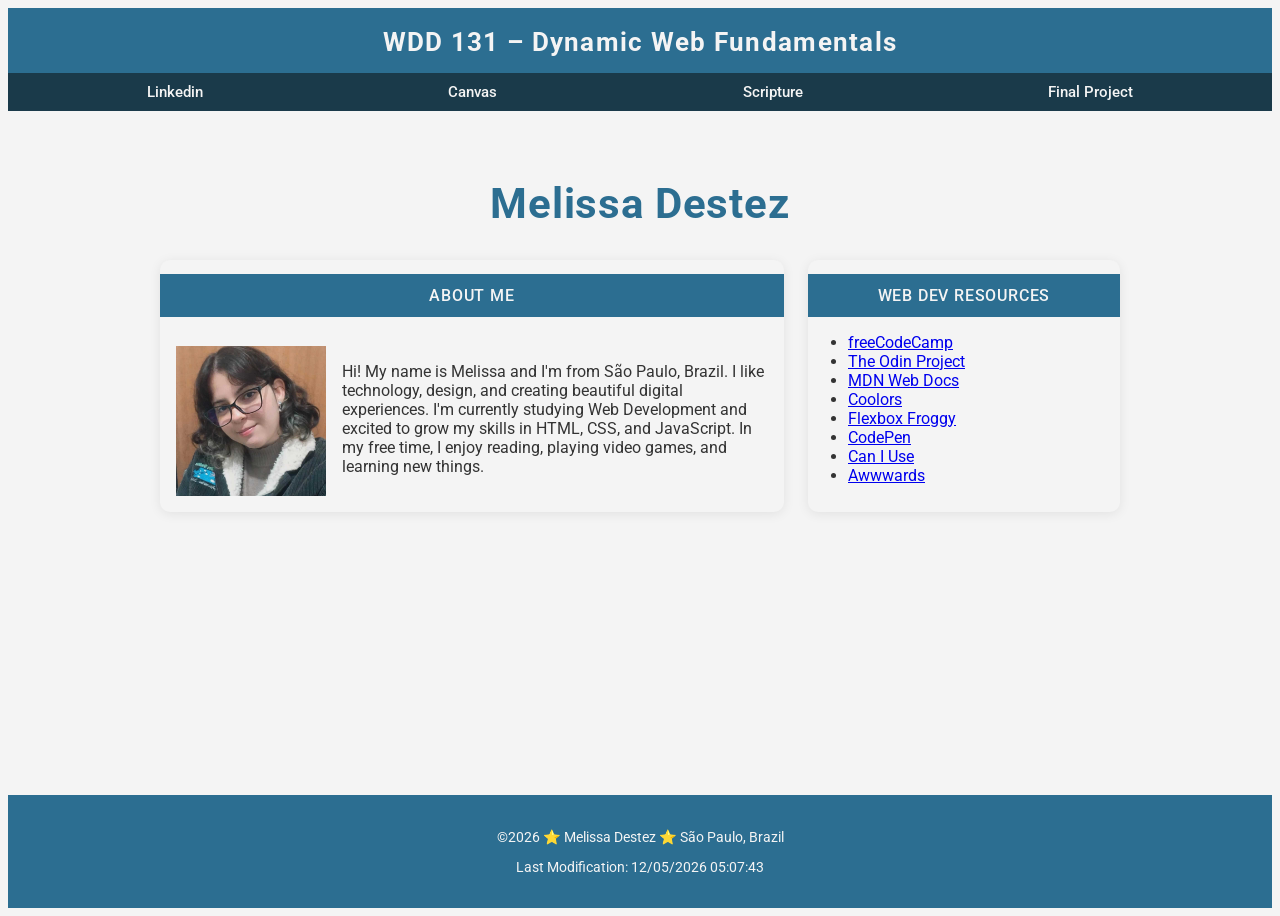
<file: index.html>
<!DOCTYPE html>
<html lang="en">

<head>
    <meta charset="utf-8">
    <meta name="viewport" content="width=device-width, initial-scale=1">
    <title>WDD 131 – Dynamic Web Fundamentals – Melissa Destez</title>
    <meta name="author" content="Melissa Destez" />
    <meta name="description"
        content="WDD 131 – Dynamic Web Fundamentals assignment week 1 about home pages with HTML, CSS, and JavaScript by Melissa Destez" />
    <link rel="preconnect" href="https://fonts.googleapis.com">
    <link rel="preconnect" href="https://fonts.gstatic.com" crossorigin>
    <link href="https://fonts.googleapis.com/css2?family=Roboto:ital,wght@0,100..900;1,100..900&display=swap"
        rel="stylesheet">
    <link rel="stylesheet" href="styles/base.css">
    <script src="scripts/getdates.js" defer></script>
</head>

<body>
    <header>
        <span id="course-title">WDD 131 – Dynamic Web Fundamentals</span>
        <nav>
            <ul>
                <li><a href="https://www.linkedin.com/in/melissa-destez-02a112339/?skipRedirect=true">Linkedin</a></li>
                <li><a href="https://byupw.instructure.com/">Canvas</a></li>
                <li><a
                        href="https://www.churchofjesuschrist.org/study/scriptures/bofm/1-ne/3?lang=eng&id=p7#p7">Scripture</a>
                </li>
                <li><a href="#">Final Project</a></li>
            </ul>
        </nav>
    </header>
    <main>
        <h1>Melissa Destez</h1>
        <div class="cards-grid">
            <section class="card">
                <h2>About Me</h2>
                <div class="about-content">
                    <img src="images/profile.jpeg" alt="Melissa Destez profile photo" class="profile-photo">
                    <p>
                        Hi! My name is Melissa and I'm from São Paulo, Brazil. I like technology, design, and creating beautiful digital experiences. I'm currently studying Web Development and excited to grow my skills in HTML, CSS, and JavaScript. In my free time, I enjoy reading, playing video games, and learning new things.
                    </p>
                </div>
            </section>

            <section class="card">
                <h2>Web Dev Resources</h2>
                <ul>
                    <li><a href="https://www.freecodecamp.org" target="_blank">freeCodeCamp</a></li>
                    <li><a href="https://www.theodinproject.com" target="_blank">The Odin Project</a></li>
                    <li><a href="https://developer.mozilla.org" target="_blank">MDN Web Docs</a></li>
                    <li><a href="https://coolors.co" target="_blank">Coolors</a></li>
                    <li><a href="https://flexboxfroggy.com" target="_blank">Flexbox Froggy</a></li>
                    <li><a href="https://codepen.io" target="_blank">CodePen</a></li>
                    <li><a href="https://caniuse.com" target="_blank">Can I Use</a></li>
                    <li><a href="https://www.awwwards.com" target="_blank">Awwwards</a></li>
                </ul>
            </section>
        </div>
    </main>
    <footer>
        <p>©<span id="currentyear"></span> ⭐ Melissa Destez ⭐ São Paulo, Brazil </p>
        <p id="lastModified"></p>
    </footer>
</body>

</html>
</file>
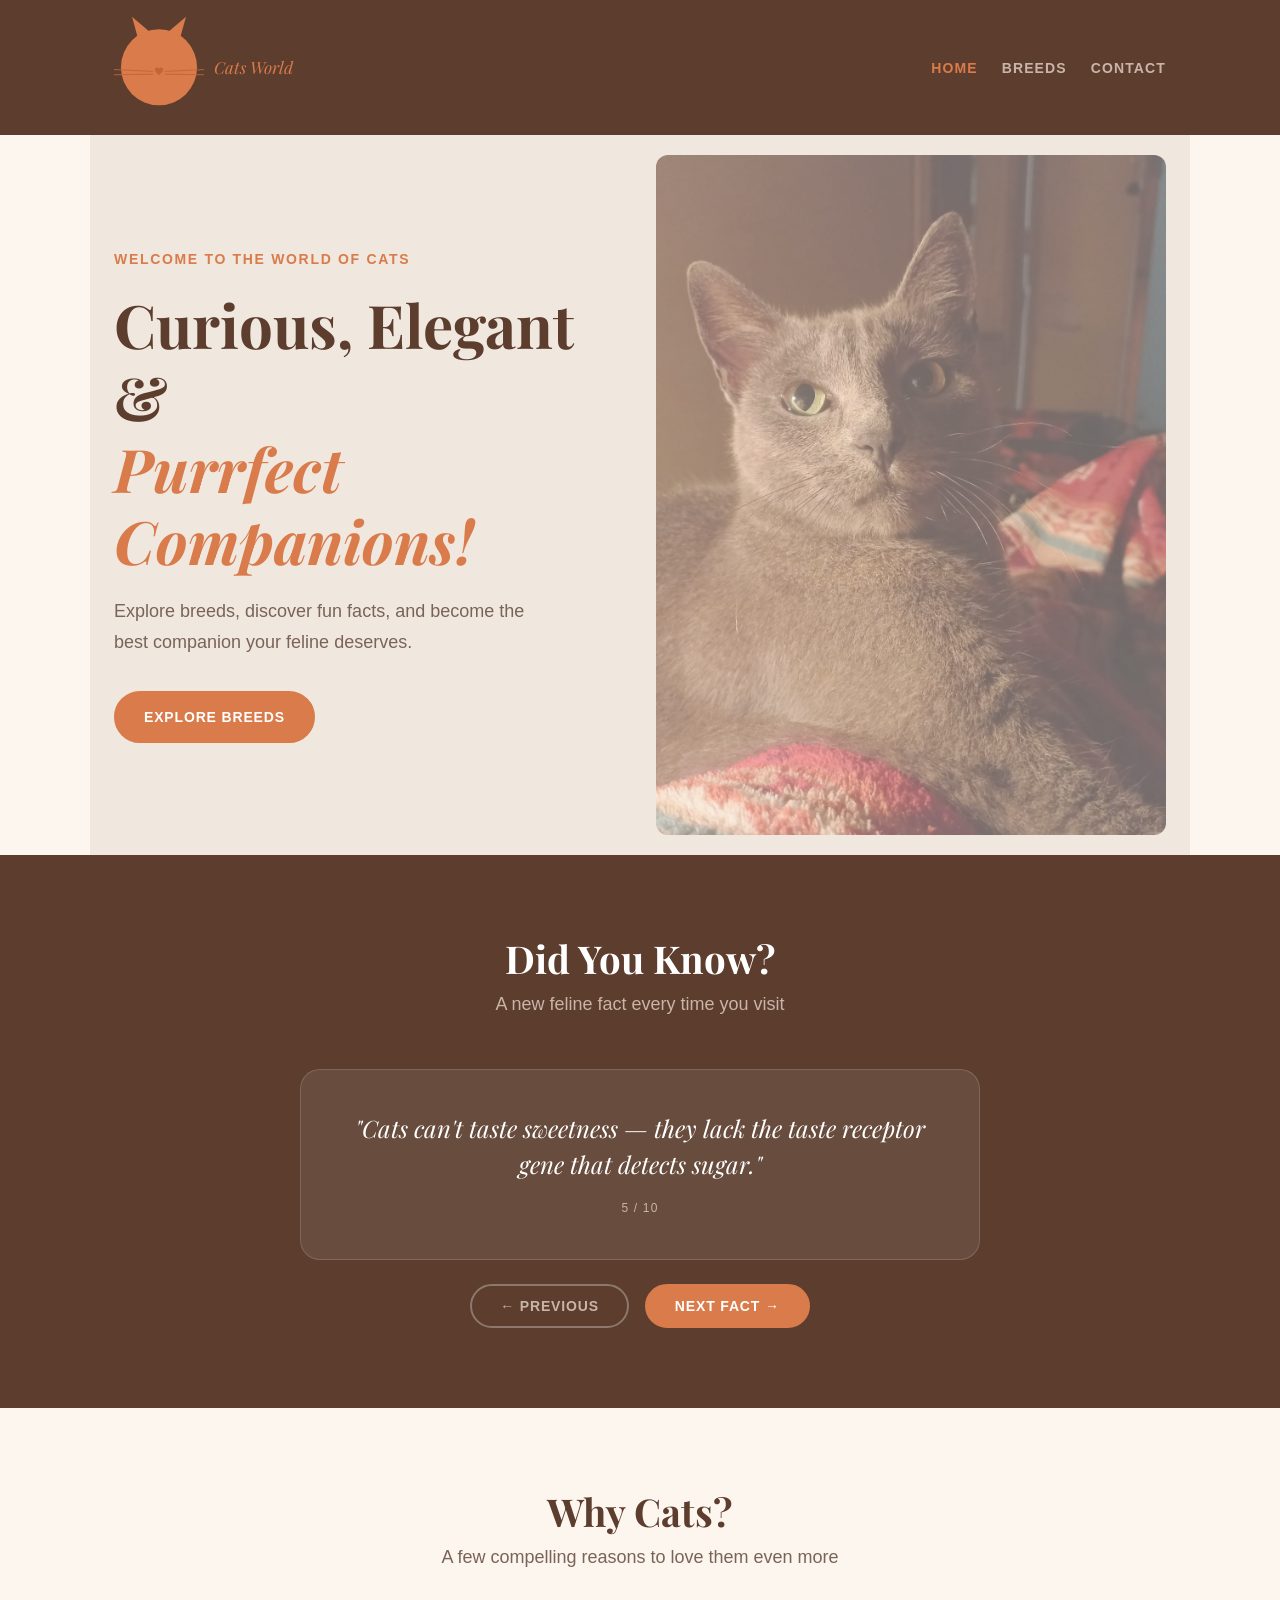
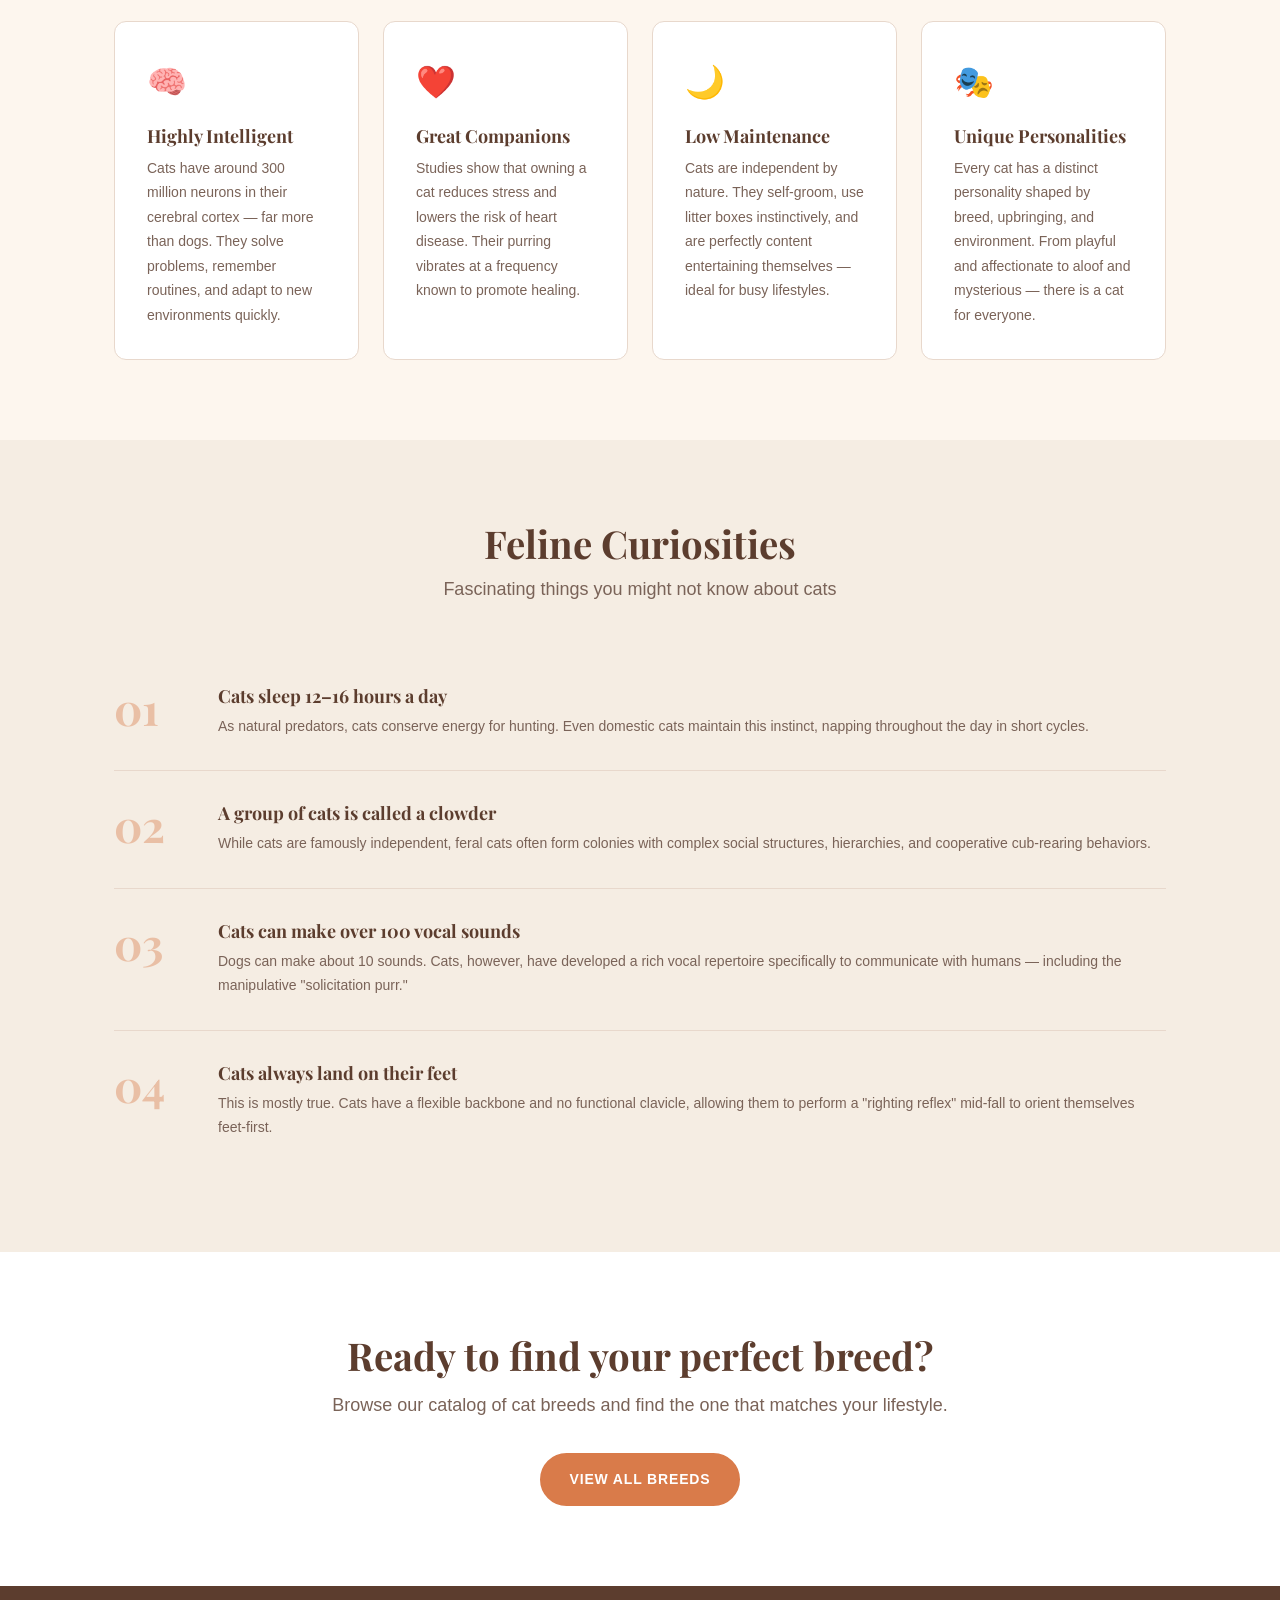
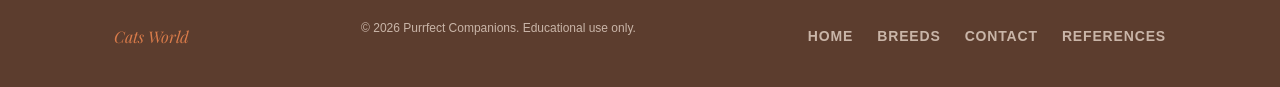
<file: project/index.html>
<!DOCTYPE html>
<html lang="en">
<head>
  <meta charset="UTF-8">
  <meta name="viewport" content="width=device-width, initial-scale=1.0">
  <meta name="author" content="Melissa Destez">
  <meta name="description" content="Purrfect Companions – Discover fascinating cat facts, explore breeds, and learn expert care tips for your feline friend.">
  <title>Cats Worlds | Cat Facts &amp; Breeds</title>
  <link rel="stylesheet" href="styles/main.css">
  <link rel="preconnect" href="https://fonts.googleapis.com">
  <link rel="preconnect" href="https://fonts.gstatic.com" crossorigin>
  <link href="https://fonts.googleapis.com/css2?family=Playfair+Display:ital,wght@0,400;0,700;1,400&family=DM+Sans:wght@300;400;500&display=swap" rel="stylesheet">
  <script src="scripts/main.js" defer></script>
</head>
<body>
 
  <header class="site-header">
    <div class="header-inner">
      <a href="index.html" class="logo">
        <span class="logo-icon">
          <svg width="90" height="90" viewBox="230 40 220 260" xmlns="http://www.w3.org/2000/svg">
            <circle cx="340" cy="188" r="110" fill="#D97B4A"/>
            <polygon points="278,100 318,90 262,42" fill="#D97B4A"/>
            <polygon points="402,100 362,90 418,42" fill="#D97B4A"/>
            <path d="M340,192 C337,187 328,187 328,195 C328,201 340,210 340,210 C340,210 352,201 352,195 C352,187 343,187 340,192Z" fill="#C4623A"/>
            <line x1="196" y1="194" x2="322" y2="200" stroke="#C4623A" stroke-width="2.5" stroke-linecap="round"/>
            <line x1="192" y1="210" x2="322" y2="208" stroke="#C4623A" stroke-width="2.5" stroke-linecap="round"/>
            <line x1="484" y1="194" x2="358" y2="200" stroke="#C4623A" stroke-width="2.5" stroke-linecap="round"/>
            <line x1="488" y1="210" x2="358" y2="208" stroke="#C4623A" stroke-width="2.5" stroke-linecap="round"/>
          </svg>
        </span>
        <span class="logo-text"><em>Cats World</em></span>
      </a>
      <button class="nav-toggle" aria-label="Toggle navigation" aria-expanded="false">
        <span></span><span></span><span></span>
      </button>
      <nav class="main-nav" aria-label="Main navigation">
        <ul>
          <li><a href="index.html" class="active">Home</a></li>
          <li><a href="breeds.html">Breeds</a></li>
          <li><a href="contact.html">Contact</a></li>
        </ul>
      </nav>
    </div>
  </header>
 
  <main>
 
    <!-- Hero -->
    <section class="hero">
      <div class="hero-content">
        <p class="hero-eyebrow">Welcome to the world of cats</p>
        <h1>Curious, Elegant &amp;<br><em>Purrfect Companions!</em></h1>
        <p class="hero-sub">Explore breeds, discover fun facts, and become the best companion your feline deserves.</p>
        <a href="breeds.html" class="btn-primary">Explore Breeds</a>
      </div>
      <div class="hero-visual" aria-hidden="true">
        <div class="cat-deco">
          <img src="images/ruby.jpeg" alt="grey cat" class="img">
        </div>
      </div>
    </section>
 
    <!-- Dynamic Fun Facts -->
    <section class="facts-section">
      <div class="container">
        <div class="section-header">
          <h2>Did You Know?</h2>
          <p>A new feline fact every time you visit</p>
        </div>
        <div class="fact-card" id="factCard" role="region" aria-live="polite" aria-label="Fun cat fact">
          <blockquote id="factText" class="fact-text">Loading a fun fact...</blockquote>
          <span class="fact-number" id="factNumber">1 / 10</span>
        </div>
        <div class="fact-controls">
          <button class="btn-outline" id="prevFact" aria-label="Previous fact">← Previous</button>
          <button class="btn-primary" id="nextFact" aria-label="Next fact">Next Fact →</button>
        </div>
      </div>
    </section>
 
    <!-- Why Cats Section -->
    <section class="why-section">
      <div class="container">
        <div class="section-header">
          <h2>Why Cats?</h2>
          <p>A few compelling reasons to love them even more</p>
        </div>
        <div class="why-grid">
          <article class="why-card">
            <div class="why-icon" aria-hidden="true">🧠</div>
            <h3>Highly Intelligent</h3>
            <p>Cats have around 300 million neurons in their cerebral cortex — far more than dogs. They solve problems, remember routines, and adapt to new environments quickly.</p>
          </article>
          <article class="why-card">
            <div class="why-icon" aria-hidden="true">❤️</div>
            <h3>Great Companions</h3>
            <p>Studies show that owning a cat reduces stress and lowers the risk of heart disease. Their purring vibrates at a frequency known to promote healing.</p>
          </article>
          <article class="why-card">
            <div class="why-icon" aria-hidden="true">🌙</div>
            <h3>Low Maintenance</h3>
            <p>Cats are independent by nature. They self-groom, use litter boxes instinctively, and are perfectly content entertaining themselves — ideal for busy lifestyles.</p>
          </article>
          <article class="why-card">
            <div class="why-icon" aria-hidden="true">🎭</div>
            <h3>Unique Personalities</h3>
            <p>Every cat has a distinct personality shaped by breed, upbringing, and environment. From playful and affectionate to aloof and mysterious — there is a cat for everyone.</p>
          </article>
        </div>
      </div>
    </section>
 
    <!-- Curiosities Strip -->
    <section class="curiosities-section">
      <div class="container">
        <div class="section-header">
          <h2>Feline Curiosities</h2>
          <p>Fascinating things you might not know about cats</p>
        </div>
        <div class="curiosity-list">
          <div class="curiosity-item">
            <span class="curiosity-num">01</span>
            <div>
              <h3>Cats sleep 12–16 hours a day</h3>
              <p>As natural predators, cats conserve energy for hunting. Even domestic cats maintain this instinct, napping throughout the day in short cycles.</p>
            </div>
          </div>
          <div class="curiosity-item">
            <span class="curiosity-num">02</span>
            <div>
              <h3>A group of cats is called a clowder</h3>
              <p>While cats are famously independent, feral cats often form colonies with complex social structures, hierarchies, and cooperative cub-rearing behaviors.</p>
            </div>
          </div>
          <div class="curiosity-item">
            <span class="curiosity-num">03</span>
            <div>
              <h3>Cats can make over 100 vocal sounds</h3>
              <p>Dogs can make about 10 sounds. Cats, however, have developed a rich vocal repertoire specifically to communicate with humans — including the manipulative "solicitation purr."</p>
            </div>
          </div>
          <div class="curiosity-item">
            <span class="curiosity-num">04</span>
            <div>
              <h3>Cats always land on their feet</h3>
              <p>This is mostly true. Cats have a flexible backbone and no functional clavicle, allowing them to perform a "righting reflex" mid-fall to orient themselves feet-first.</p>
            </div>
          </div>
        </div>
      </div>
    </section>
 
    <!-- CTA -->
    <section class="cta-section">
      <div class="container">
        <h2>Ready to find your perfect breed?</h2>
        <p>Browse our catalog of cat breeds and find the one that matches your lifestyle.</p>
        <a href="breeds.html" class="btn-primary">View All Breeds</a>
      </div>
    </section>
 
  </main>
 
  <footer class="site-footer">
    <div class="footer-inner">
      <span class="logo-text footer-logo"><em>Cats World</em></span>
      <p class="footer-copy">&copy; <span id="footerYear"></span> Purrfect Companions. Educational use only.</p>
      <nav aria-label="Footer navigation">
        <a href="index.html">Home</a>
        <a href="breeds.html">Breeds</a>
        <a href="contact.html">Contact</a>
        <a href="references.html">References</a>
      </nav>
    </div>
  </footer>

</body>
</html>
</file>
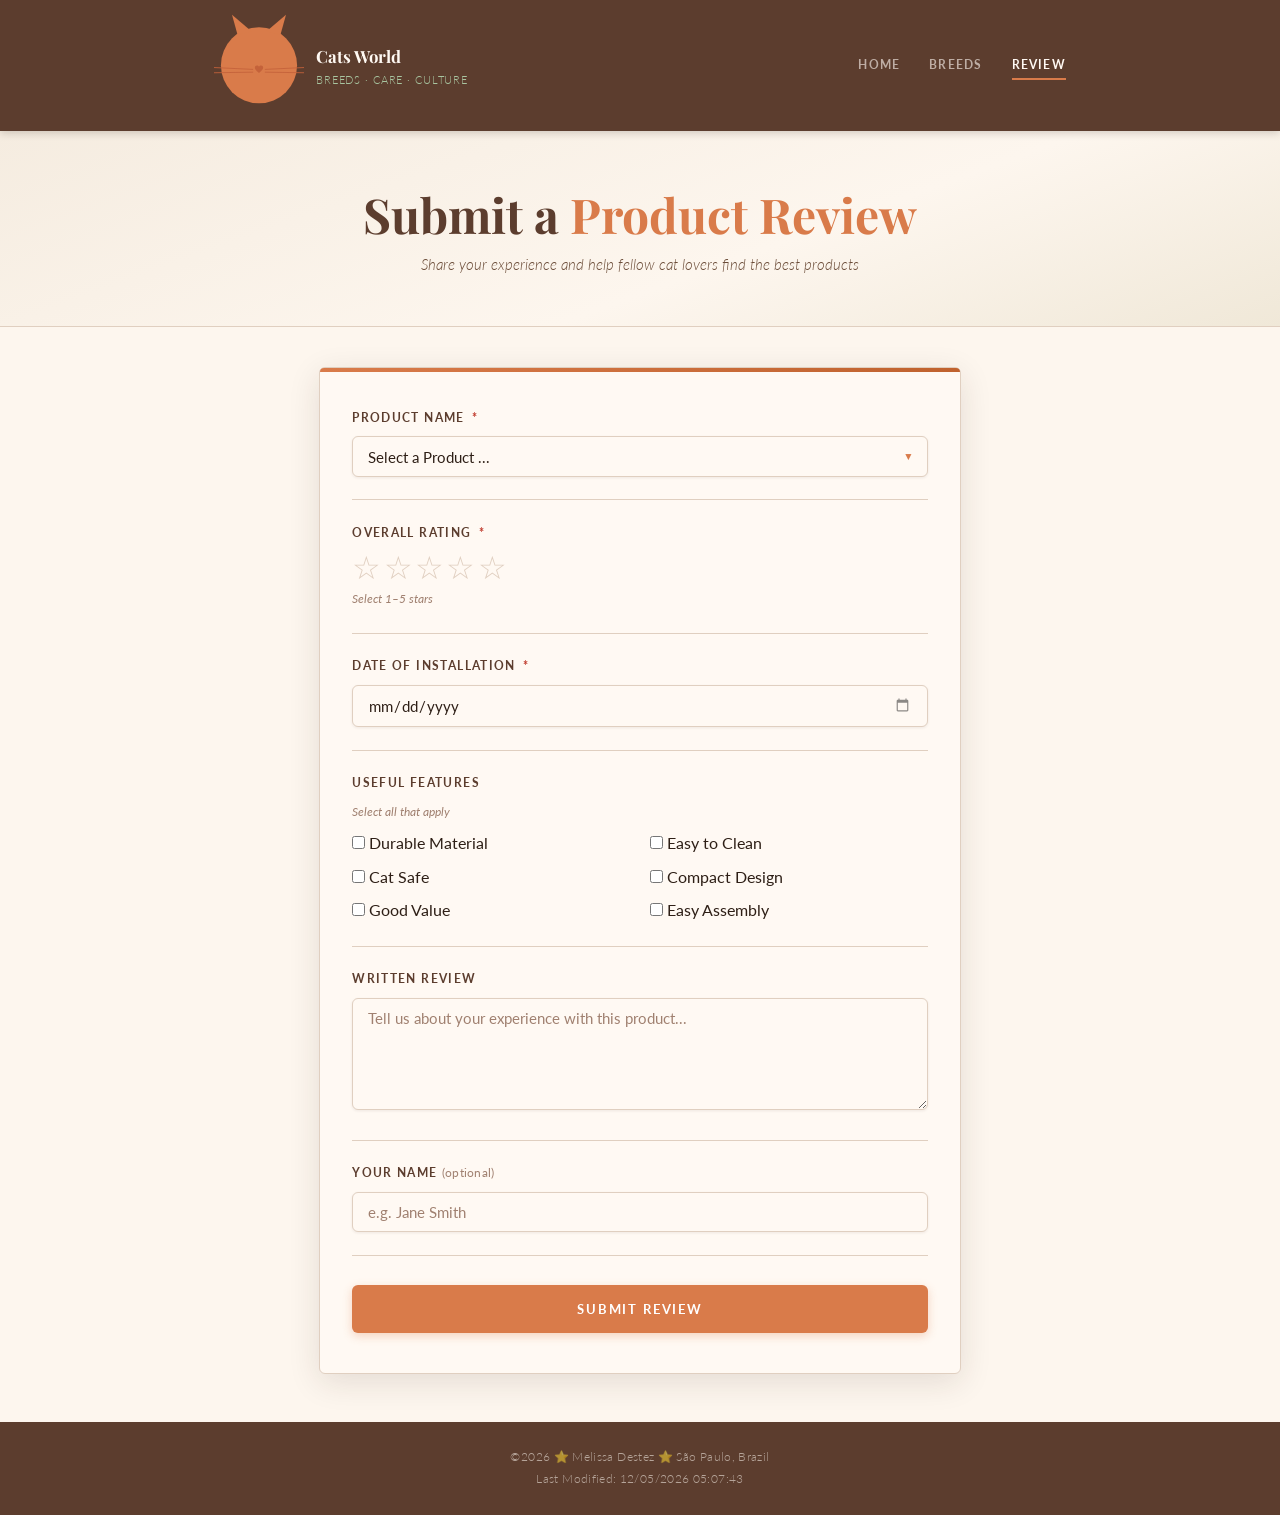
<file: form.html>
<!DOCTYPE html>
<html lang="en-US">
<head>
  <meta charset="UTF-8" />
  <meta name="viewport" content="width=device-width, initial-scale=1.0">
  <meta name="author" content="Melissa Destez">
  <meta name="description" content="Cats World celebrates cat culture. Find breed information, care tips, and honest product reviews from fellow cat enthusiasts.">
  <title>Product Review | Cats World</title>
  <link rel="preconnect" href="https://fonts.googleapis.com">
  <link rel="preconnect" href="https://fonts.gstatic.com" crossorigin>
  <link href="https://fonts.googleapis.com/css2?family=Playfair+Display:ital,wght@0,400;0,700;1,400&family=Lato:wght@300;400;700&display=swap" rel="stylesheet">
  <link rel="stylesheet" href="styles/form.css">
  <script src="scripts/form.js" defer></script>
</head>
<body>
  <header>
    <div class="header-inner">
      <div class="logo-wrap">
        <span class="logo-icon">
            <svg width="90" height="90" viewBox="230 40 220 260" xmlns="http://www.w3.org/2000/svg">
                <circle cx="340" cy="188" r="110" fill="#D97B4A"/>
                <polygon points="278,100 318,90 262,42" fill="#D97B4A"/>
                <polygon points="402,100 362,90 418,42" fill="#D97B4A"/>
                <path d="M340,192 C337,187 328,187 328,195 C328,201 340,210 340,210 C340,210 352,201 352,195 C352,187 343,187 340,192Z" fill="#C4623A"/>
                <line x1="196" y1="194" x2="322" y2="200" stroke="#C4623A" stroke-width="2.5" stroke-linecap="round"/>
                <line x1="192" y1="210" x2="322" y2="208" stroke="#C4623A" stroke-width="2.5" stroke-linecap="round"/>
                <line x1="484" y1="194" x2="358" y2="200" stroke="#C4623A" stroke-width="2.5" stroke-linecap="round"/>
                <line x1="488" y1="210" x2="358" y2="208" stroke="#C4623A" stroke-width="2.5" stroke-linecap="round"/>
            </svg>
        </span>
        <div>
          <span class="logo-title">Cats World</span>
          <span class="logo-sub">Breeds · Care · Culture</span>
        </div>
      </div>
      <nav class="main-nav">
        <a href="index.html">Home</a>
        <a href="breeds.html">Breeds</a>
        <a href="form.html" class="active">Review</a>
      </nav>
    </div>
  </header>
 
  <main>
    <section class="hero-band">
      <h1>Submit a <span class="accent">Product Review</span></h1>
      <p class="hero-sub">Share your experience and help fellow cat lovers find the best products</p>
    </section>
 
    <div class="form-container">
      <form method="get" action="review.html" id="reviewForm">
 
        <!-- Product Name -->
        <div class="field-group">
          <label for="productName">Product Name <span class="req">*</span></label>
          <div class="select-wrap">
            <select id="productName" name="productName" required>
              <option value="" disabled selected>Select a Product ...</option>
            </select>
            <span class="select-arrow">▼</span>
          </div>
        </div>
 
        <!-- Overall Rating -->
        <div class="field-group">
          <label>Overall Rating <span class="req">*</span></label>
          <div class="star-rating" role="group" aria-label="Overall rating">
            <input type="radio" id="star5" name="rating" value="5" required>
            <label for="star5" title="5 stars">☆</label>
 
            <input type="radio" id="star4" name="rating" value="4" required>
            <label for="star4" title="4 stars">☆</label>
 
            <input type="radio" id="star3" name="rating" value="3" required>
            <label for="star3" title="3 stars">☆</label>
 
            <input type="radio" id="star2" name="rating" value="2" required>
            <label for="star2" title="2 stars">☆</label>
 
            <input type="radio" id="star1" name="rating" value="1" required>
            <label for="star1" title="1 star">☆</label>
          </div>
          <span class="rating-hint">Select 1–5 stars</span>
        </div>
 
        <!-- Date of Installation -->
        <div class="field-group">
          <label for="installDate">Date of Installation <span class="req">*</span></label>
          <input type="date" id="installDate" name="installDate" required />
        </div>
 
        <!-- Useful Features -->
        <div class="field-group">
          <label>Useful Features</label>
          <p class="field-hint">Select all that apply</p>
          <div class="checkbox-grid">
            <div class="check-item">
              <input type="checkbox" id="feat-durable" name="features" value="Durable Material">
              <label for="feat-durable">Durable Material</label>
            </div>
            <div class="check-item">
              <input type="checkbox" id="feat-easy" name="features" value="Easy to Clean">
              <label for="feat-easy">Easy to Clean</label>
            </div>
            <div class="check-item">
              <input type="checkbox" id="feat-safe" name="features" value="Cat Safe">
              <label for="feat-safe">Cat Safe</label>
            </div>
            <div class="check-item">
              <input type="checkbox" id="feat-compact" name="features" value="Compact Design">
              <label for="feat-compact">Compact Design</label>
            </div>
            <div class="check-item">
              <input type="checkbox" id="feat-value" name="features" value="Good Value">
              <label for="feat-value">Good Value</label>
            </div>
            <div class="check-item">
              <input type="checkbox" id="feat-assembly" name="features" value="Easy Assembly">
              <label for="feat-assembly">Easy Assembly</label>
            </div>
          </div>
        </div>
 
        <!-- Written Review -->
        <div class="field-group">
          <label for="writtenReview">Written Review</label>
          <textarea id="writtenReview" name="writtenReview" rows="5" placeholder="Tell us about your experience with this product..."></textarea>
        </div>
 
        <!-- User Name -->
        <div class="field-group">
          <label for="userName">Your Name <span class="optional">(optional)</span></label>
          <input type="text" id="userName" name="userName" placeholder="e.g. Jane Smith" />
        </div>
 
        <!-- Submit -->
        <div class="field-group submit-group">
          <input type="submit" value="Submit Review" class="btn-submit" />
        </div>
 
      </form>
    </div>
    </main>
 
    <footer>
        <p>©<span id="currentyear"></span> ⭐ Melissa Destez ⭐ São Paulo, Brazil </p>
        <p id="lastModified"></p>
    </footer>
</body>
</html>
</file>
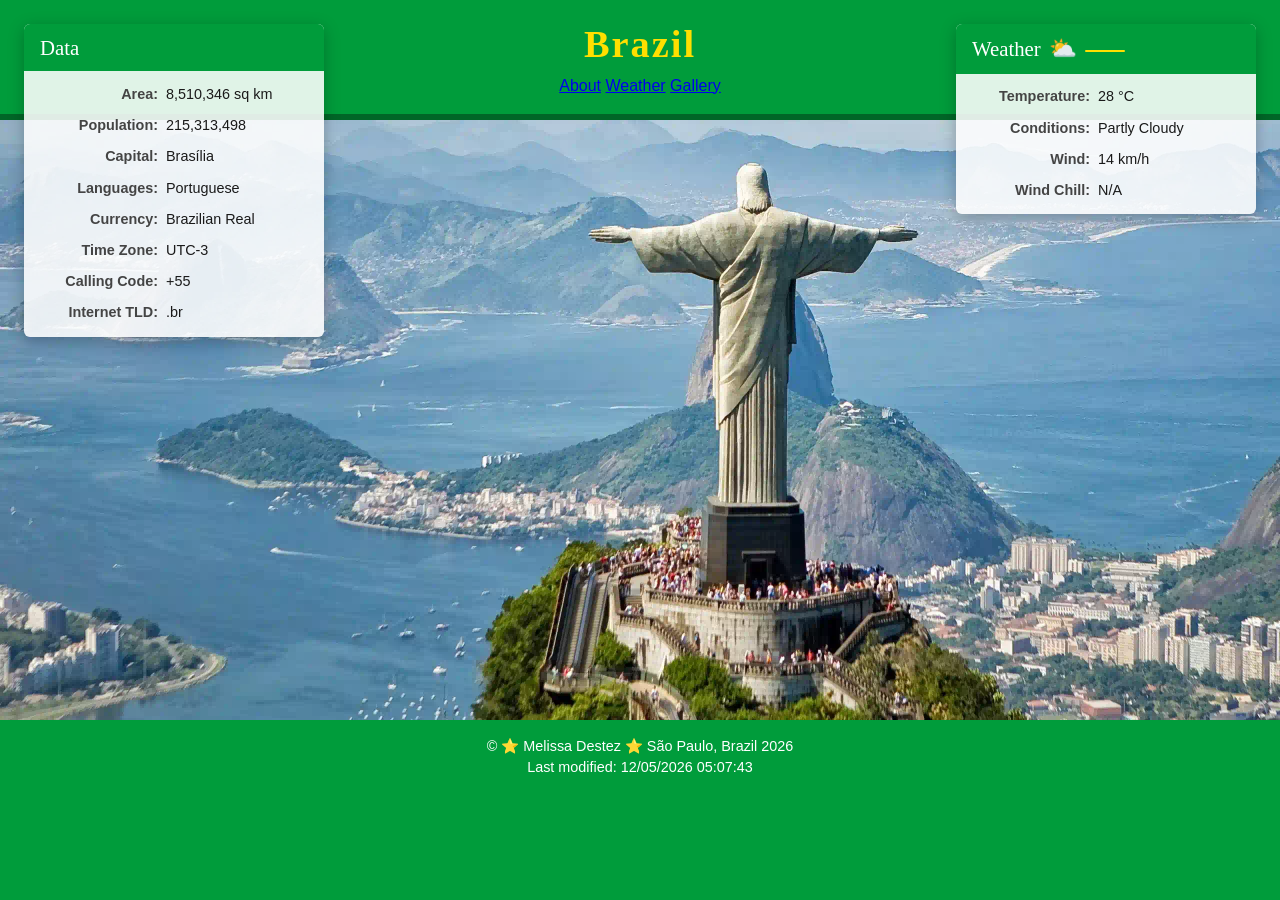
<file: place.html>
<!DOCTYPE html>
<html lang="en">
<head>
    <meta charset="UTF-8">
    <meta name="viewport" content="width=device-width, initial-scale=1.0">
    <title>Brazil - A Tropical Paradise</title>
        <meta name="author" content="Melissa Destez">
    <meta name="description" content="Discover Brazil, the largest country in South America, known for its Amazon rainforest, beautiful beaches, and vibrant culture.">
    <link rel="stylesheet" href="styles/place.css">
    <script src="scripts/place.js" defer></script>
</head>
<body>
 
    <header>
        <h1>Brazil</h1>     
        <nav>
            <a href="#">About</a>
            <a href="#">Weather</a>
            <a href="#">Gallery</a>
        </nav>
    </header>
 
    <main>
 
        <section class="hero">
            <picture>
                <img
                    srcset="images/brazil-large.webp"
                    alt="Rio de Janeiro image"
                >
            </picture>
        </section>

                    <div class="card card-data">
                <h2>Data</h2>
                <table>
                    <tr>
                        <th>Area:</th>
                        <td>8,510,346 sq km</td>
                    </tr>
                    <tr>
                        <th>Population:</th>
                        <td>215,313,498</td>
                    </tr>
                    <tr>
                        <th>Capital:</th>
                        <td>Brasília</td>
                    </tr>
                    <tr>
                        <th>Languages:</th>
                        <td>Portuguese</td>
                    </tr>
                    <tr>
                        <th>Currency:</th>
                        <td>Brazilian Real</td>
                    </tr>
                    <tr>
                        <th>Time Zone:</th>
                        <td>UTC-3</td>
                    </tr>
                    <tr>
                        <th>Calling Code:</th>
                        <td>+55</td>
                    </tr>
                    <tr>
                        <th>Internet TLD:</th>
                        <td>.br</td>
                    </tr>
                </table>
            </div>

                        <div class="card card-weather">
                <h2>
                    Weather
                    <span class="weather-emoji">⛅</span>
                </h2>
                    <img
                        class="weather-svg"
                        src="images/partly-cloudy.svg"
                        alt="Partly cloudy"
                        width="36"
                        height="36"
                    >
                <table>
                    <tr>
                        <th>Temperature:</th>
                        <td>28 °C</td>
                    </tr>
                    <tr>
                        <th>Conditions:</th>
                        <td>Partly Cloudy</td>
                    </tr>
                    <tr>
                        <th>Wind:</th>
                        <td>14 km/h</td>
                    </tr>
                    <tr>
                        <th>Wind Chill:</th>
                        <td id="wind-chill-value">Calculating...</td>
                    </tr>
                </table>
            </div>
    </main>
 
    <footer>
        <p>&copy; ⭐ Melissa Destez ⭐ São Paulo, Brazil <span id="current-year"></span></p>
        <p>Last modified: <span id="last-modified"></span></p>
    </footer>
 
</body>
</html>
</file>
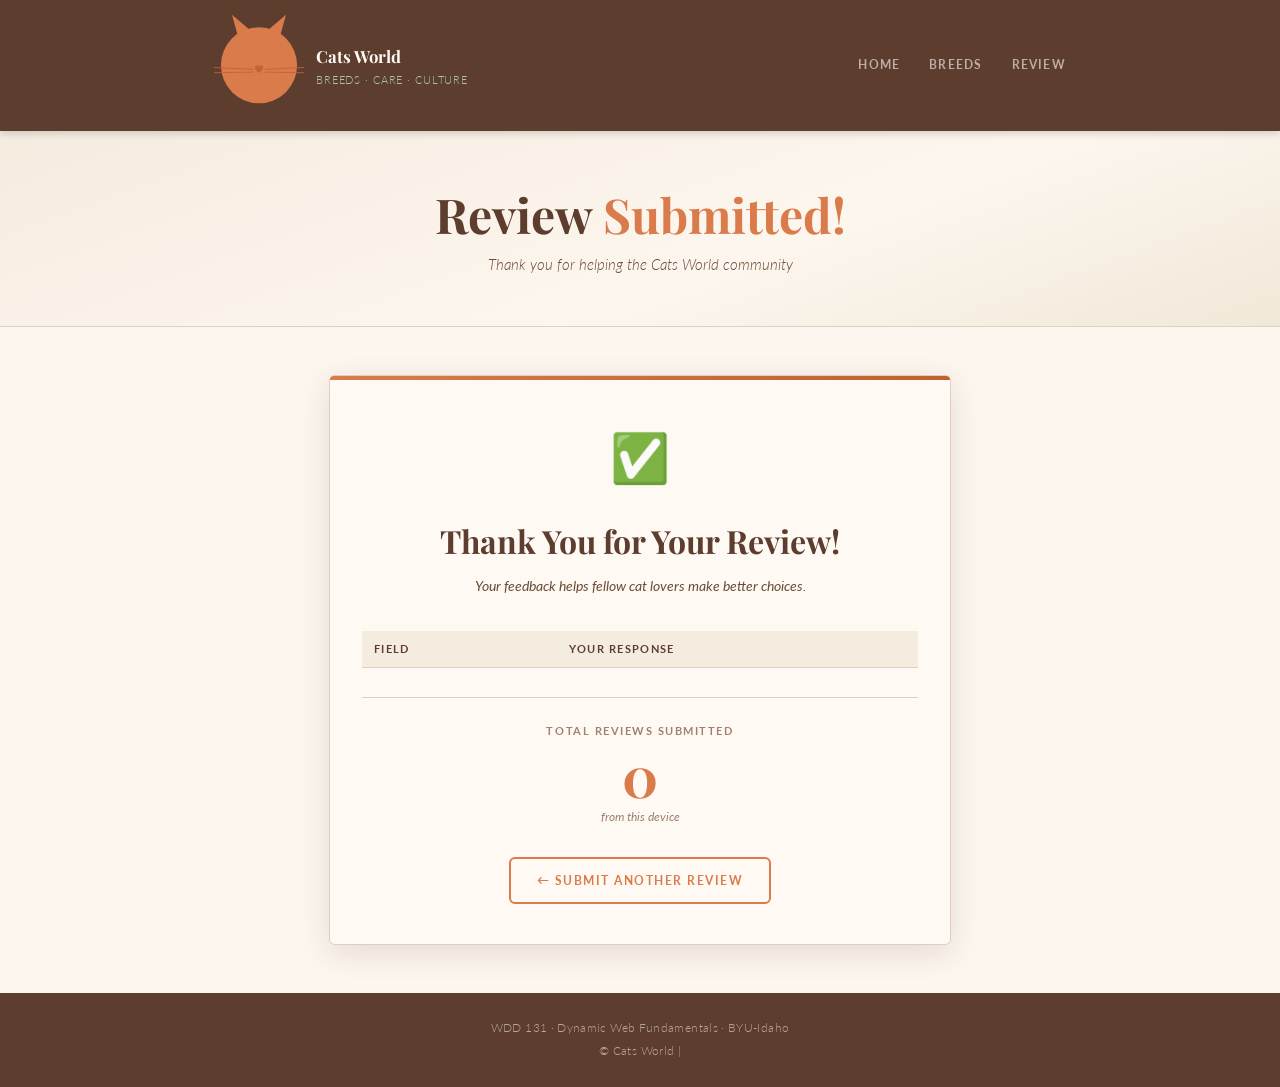
<file: review.html>
<!DOCTYPE html>
<html lang="en-US">
<head>
  <meta charset="UTF-8" />
  <meta name="viewport" content="width=device-width, initial-scale=1.0" />
  <title>Review Submitted | Cats World</title>
  <link rel="preconnect" href="https://fonts.googleapis.com" />
  <link rel="preconnect" href="https://fonts.gstatic.com" crossorigin />
  <link href="https://fonts.googleapis.com/css2?family=Playfair+Display:ital,wght@0,400;0,700;1,400&family=Lato:wght@300;400;700&display=swap" rel="stylesheet" />
  <link rel="stylesheet" href="styles/form.css" />
</head>
<body>
  <header>
    <div class="header-inner">
      <div class="logo-wrap">
        <span class="logo-icon">
            <svg width="90" height="90" viewBox="230 40 220 260" xmlns="http://www.w3.org/2000/svg">
                <circle cx="340" cy="188" r="110" fill="#D97B4A"/>
                <polygon points="278,100 318,90 262,42" fill="#D97B4A"/>
                <polygon points="402,100 362,90 418,42" fill="#D97B4A"/>
                <path d="M340,192 C337,187 328,187 328,195 C328,201 340,210 340,210 C340,210 352,201 352,195 C352,187 343,187 340,192Z" fill="#C4623A"/>
                <line x1="196" y1="194" x2="322" y2="200" stroke="#C4623A" stroke-width="2.5" stroke-linecap="round"/>
                <line x1="192" y1="210" x2="322" y2="208" stroke="#C4623A" stroke-width="2.5" stroke-linecap="round"/>
                <line x1="484" y1="194" x2="358" y2="200" stroke="#C4623A" stroke-width="2.5" stroke-linecap="round"/>
                <line x1="488" y1="210" x2="358" y2="208" stroke="#C4623A" stroke-width="2.5" stroke-linecap="round"/>
            </svg>
        </span>
        <div>
          <span class="logo-title">Cats World</span>
          <span class="logo-sub">Breeds · Care · Culture</span>
        </div>
      </div>
      <nav class="main-nav">
        <a href="index.html">Home</a>
        <a href="breeds.html">Breeds</a>
        <a href="form.html">Review</a>
      </nav>
    </div>
  </header>
 
  <main>
    <section class="hero-band">
      <h1>Review <span class="accent">Submitted!</span></h1>
      <p class="hero-sub">Thank you for helping the Cats World community</p>
    </section>
 
    <div class="confirm-wrap">
      <div class="confirm-card">
        <span class="confirm-icon">✅</span>
        <h2 class="confirm-title">Thank You for Your Review!</h2>
        <p class="confirm-sub">Your feedback helps fellow cat lovers make better choices.</p>
 
        <table class="summary-table">
          <thead>
            <tr>
              <th class="label-cell">Field</th>
              <th>Your Response</th>
            </tr>
          </thead>
          <tbody id="summaryBody">
          </tbody>
        </table>
 
        <div class="counter-section">
          <p class="counter-label">Total Reviews Submitted</p>
          <p class="counter-number" id="reviewCount">0</p>
          <p class="counter-sub">from this device</p>
        </div>
 
        <a href="form.html" class="btn-back">← Submit Another Review</a>
      </div>
    </div>
  </main>
 
  <footer>
    <div class="footer-inner">
      <p>WDD 131 · Dynamic Web Fundamentals · BYU-Idaho</p>
      <p>&copy; <span id="year"></span> Cats World | <span id="lastModified"></span></p>
    </div>
  </footer>
 
  <script src="scripts/form.js"></script>
</body>
</html>
</file>
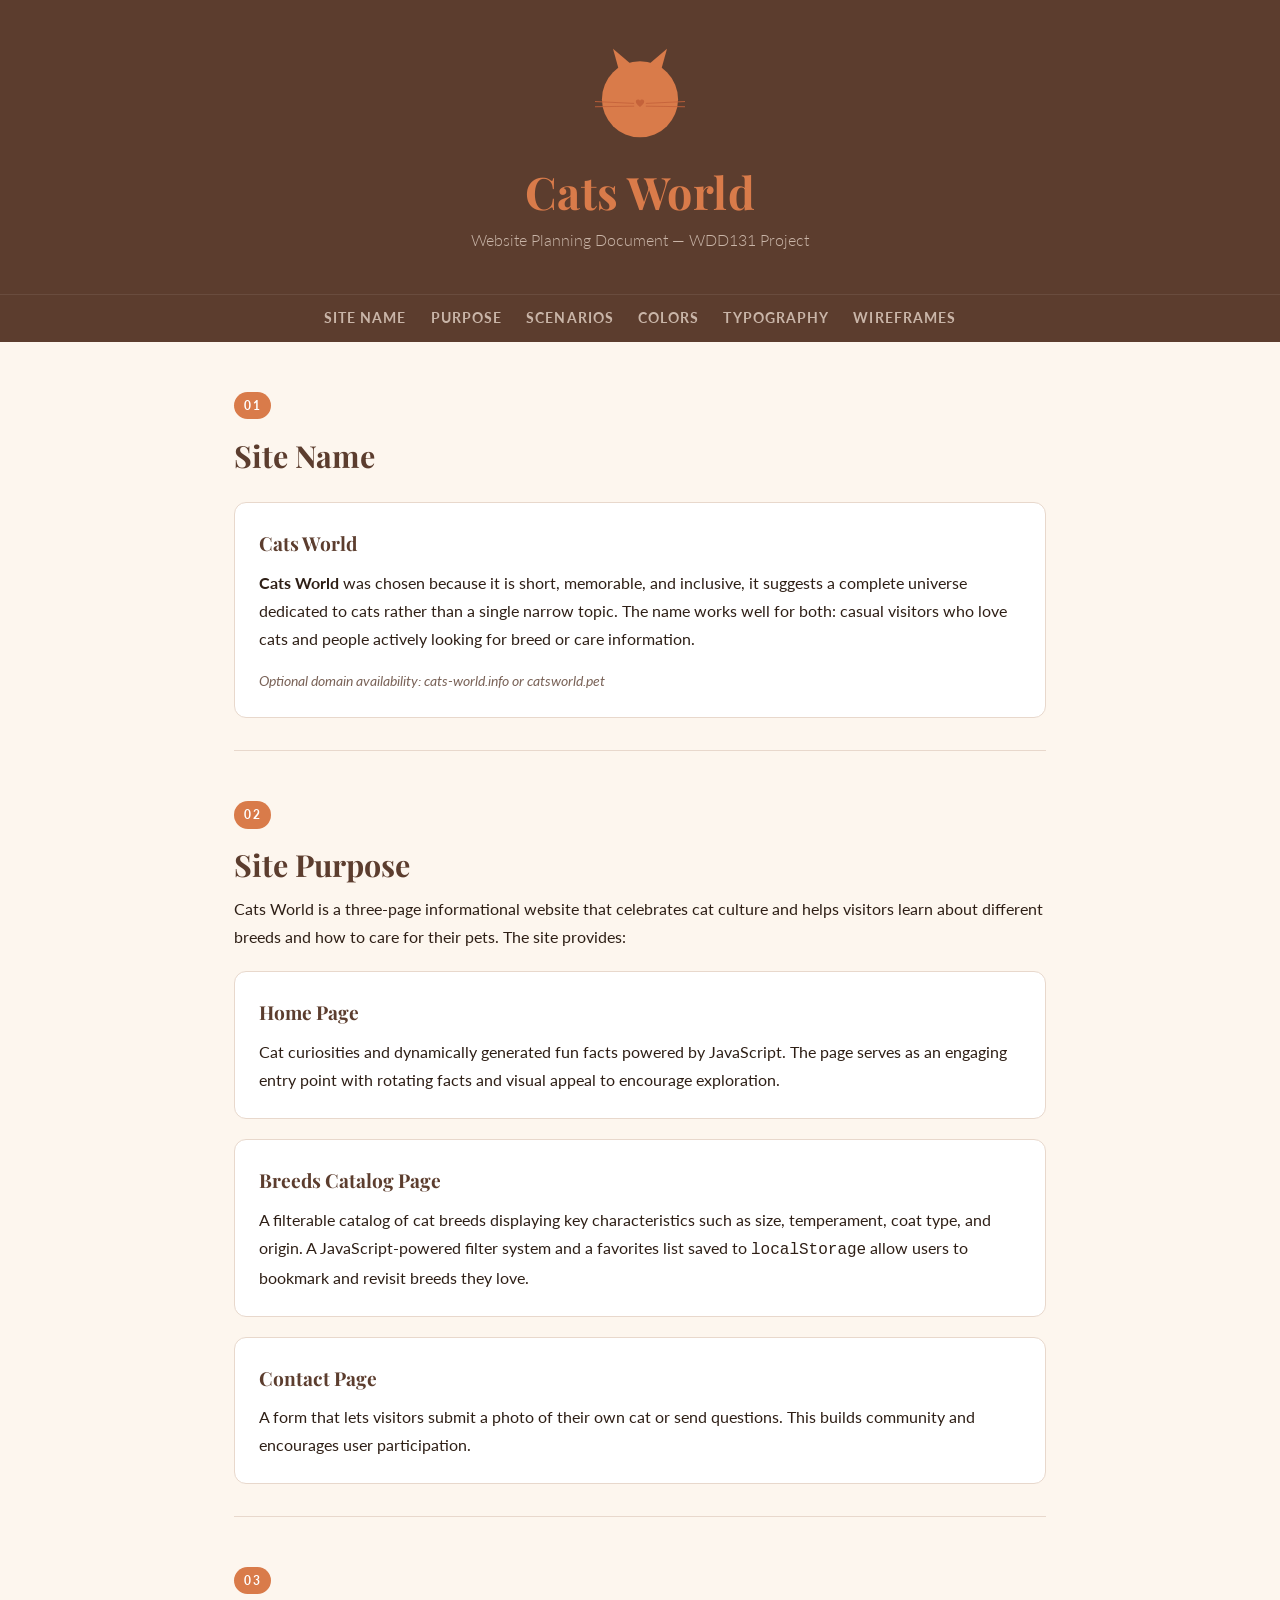
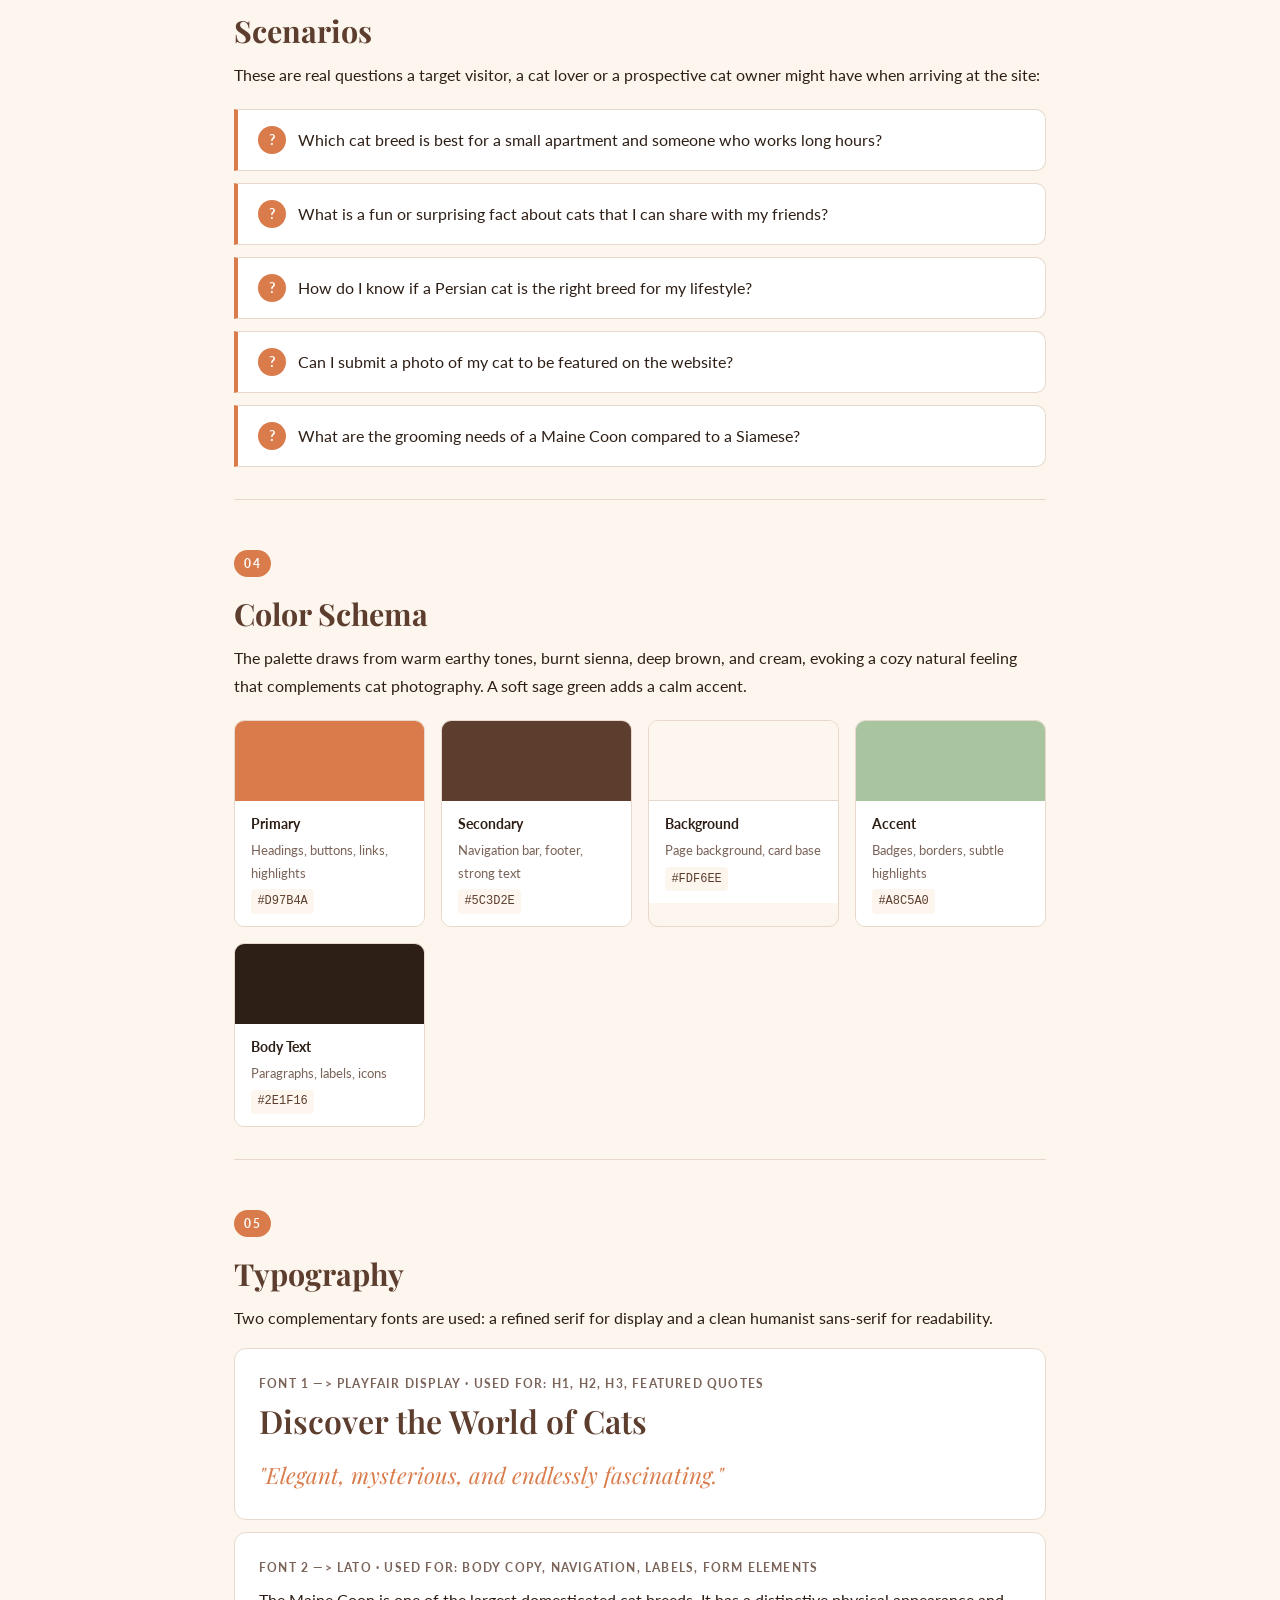
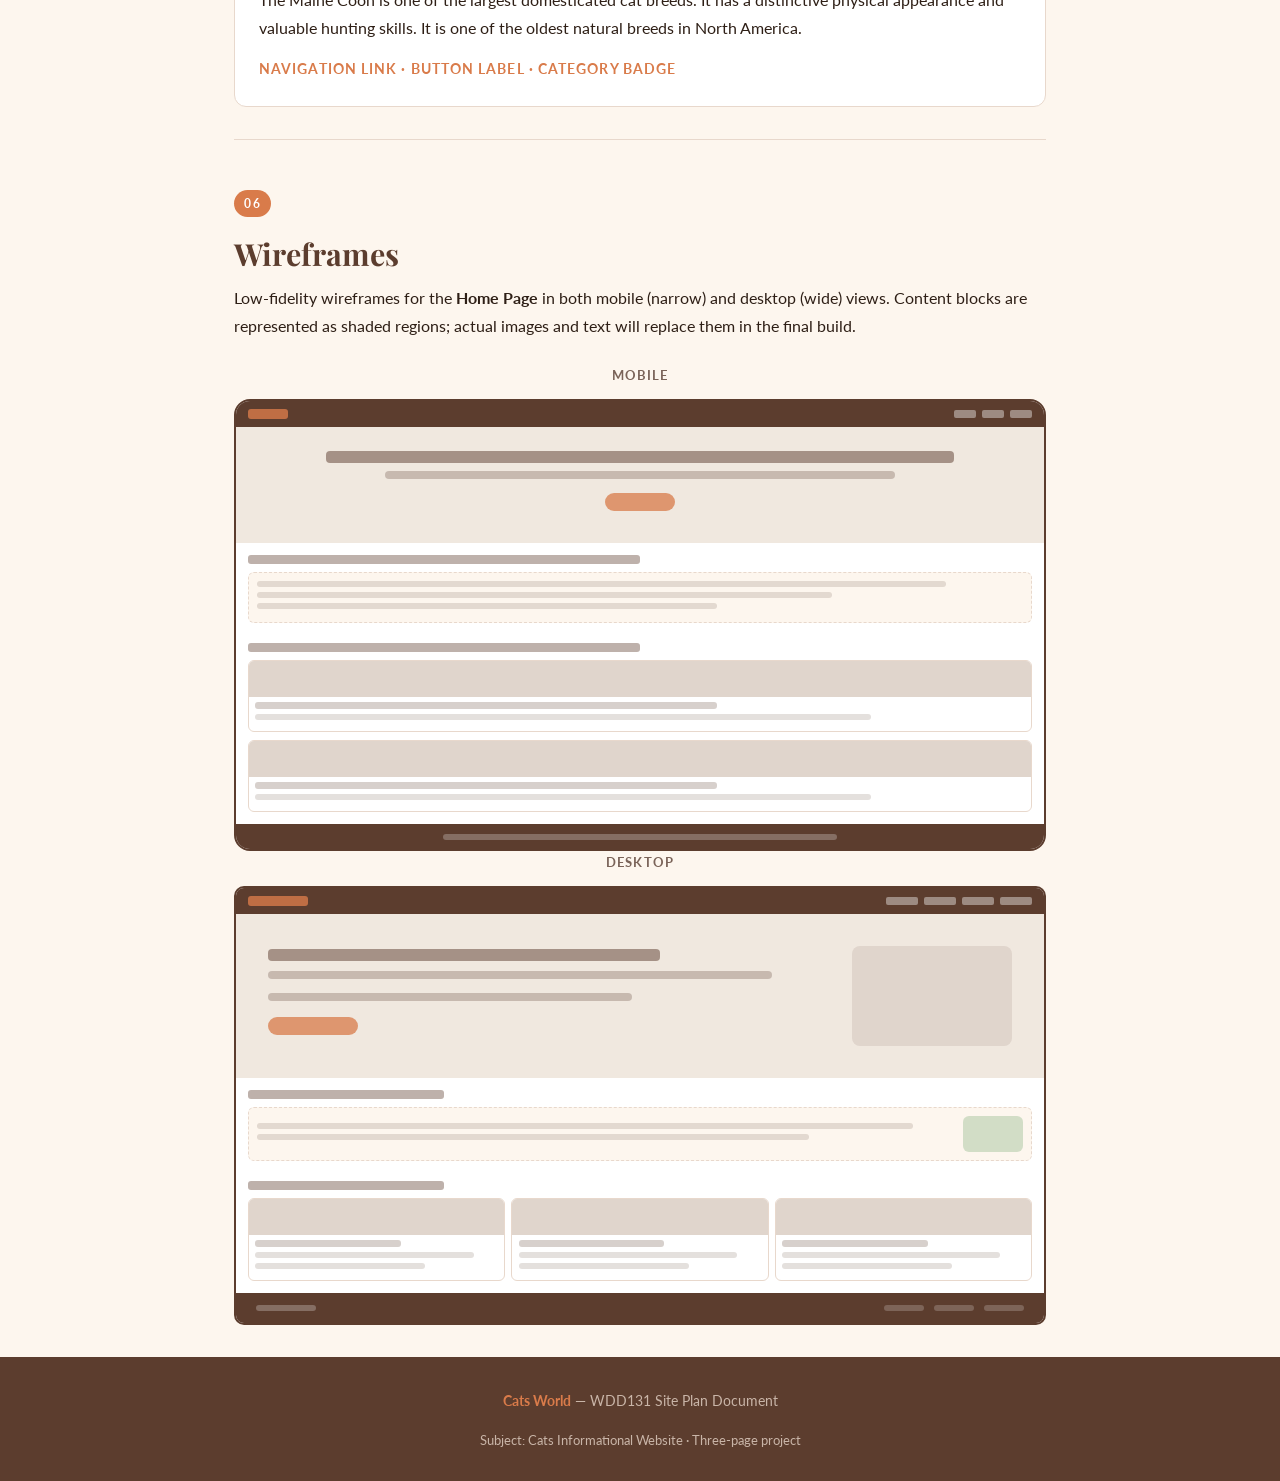
<file: siteplan.html>
<!DOCTYPE html>
<html lang="en">
<head>
  <meta charset="UTF-8" />
  <meta name="viewport" content="width=device-width, initial-scale=1.0" />
  <meta name="author" content="Melissa Destez">
  <meta name="description" content="A planning site about the project - Cats World - WDD131 Exercise from week 05">
  <title>Cats World</title>
  <link rel="preconnect" href="https://fonts.googleapis.com"/>
  <link rel="preconnect" href="https://fonts.gstatic.com" crossorigin/>
  <link href="https://fonts.googleapis.com/css2?family=Playfair+Display:ital,wght@0,600;1,400&amp;family=Lato:wght@300;400;700&amp;display=swap" rel="stylesheet"/>
  <link rel="stylesheet" href="styles/siteplan.css"/>
</head>
<body>

  <!-- Header -->
  <header>
    <!-- Logo -->
    <div class="logo">
      <svg width="90" height="90" viewBox="230 40 220 260" xmlns="http://www.w3.org/2000/svg">
        <circle cx="340" cy="188" r="110" fill="#D97B4A"/>
        <polygon points="278,100 318,90 262,42" fill="#D97B4A"/>
        <polygon points="402,100 362,90 418,42" fill="#D97B4A"/>
        <path d="M340,192 C337,187 328,187 328,195 C328,201 340,210 340,210 C340,210 352,201 352,195 C352,187 343,187 340,192Z" fill="#C4623A"/>
        <line x1="196" y1="194" x2="322" y2="200" stroke="#C4623A" stroke-width="2.5" stroke-linecap="round"/>
        <line x1="192" y1="210" x2="322" y2="208" stroke="#C4623A" stroke-width="2.5" stroke-linecap="round"/>
        <line x1="484" y1="194" x2="358" y2="200" stroke="#C4623A" stroke-width="2.5" stroke-linecap="round"/>
        <line x1="488" y1="210" x2="358" y2="208" stroke="#C4623A" stroke-width="2.5" stroke-linecap="round"/>
      </svg>
    </div>
    <!-- Title -->
    <h1>Cats World</h1>
    <p>Website Planning Document — WDD131 Project</p>
  </header>
 
  <!-- Navigation  -->
  <nav aria-label="Site plan sections">
    <a href="#site-name">Site Name</a>
    <a href="#purpose">Purpose</a>
    <a href="#scenarios">Scenarios</a>
    <a href="#colors">Colors</a>
    <a href="#typography">Typography</a>
    <a href="#wireframes">Wireframes</a>
  </nav>
 
  <main class="container">
 
    <!-- 1. Site Name -->
    <section id="site-name">
      <span class="section-number">01</span>
      <h2>Site Name</h2>
 
      <div class="card">
        <h3>Cats World</h3>
        <p>
          <strong>Cats World</strong> was chosen because it is short, memorable, and inclusive, it suggests a complete universe dedicated to cats rather than a single narrow topic. The name works well for both: casual visitors who love cats and people actively looking for breed or care information.
        </p>
        <p class="note">Optional domain availability: cats-world.info or catsworld.pet</p>
      </div>
    </section>
 
    <!-- 2. Purpose -->
    <section id="purpose">
      <span class="section-number">02</span>
      <h2>Site Purpose</h2>
 
      <p>
        Cats World is a three-page informational website that celebrates cat culture and helps visitors learn about different breeds and how to care for their pets. The site provides:
      </p>
 
      <div class="card">
        <h3>Home Page</h3>
        <p>
          Cat curiosities and dynamically generated fun facts powered by JavaScript. The page serves as an engaging entry point with rotating facts and visual appeal to encourage exploration.
        </p>
      </div>
 
      <div class="card">
        <h3>Breeds Catalog Page</h3>
        <p>
          A filterable catalog of cat breeds displaying key characteristics such as size, temperament, coat type, and origin. A JavaScript-powered filter system and a favorites list saved to <code>localStorage</code> allow users to bookmark and revisit breeds they love.
        </p>
      </div>
 
      <div class="card">
        <h3>Contact Page</h3>
        <p>
          A form that lets visitors submit a photo of their own cat or send questions. This builds community
          and encourages user participation.
        </p>
      </div>
    </section>
 
    <!-- 3. Scenarios -->
    <section id="scenarios">
      <span class="section-number">03</span>
      <h2>Scenarios</h2>
      <p>
        These are real questions a target visitor, a cat lover or a prospective cat owner might have when arriving at the site:
      </p>
 
      <ul class="scenario-list">
        <li>Which cat breed is best for a small apartment and someone who works long hours?</li>
        <li>What is a fun or surprising fact about cats that I can share with my friends?</li>
        <li>How do I know if a Persian cat is the right breed for my lifestyle?</li>
        <li>Can I submit a photo of my cat to be featured on the website?</li>
        <li>What are the grooming needs of a Maine Coon compared to a Siamese?</li>
      </ul>
    </section>
 
    <!-- 4. Color Schema -->
    <section id="colors">
      <span class="section-number">04</span>
      <h2>Color Schema</h2>
      <p>
        The palette draws from warm earthy tones, burnt sienna, deep brown, and cream, evoking a cozy natural feeling that complements cat photography. A soft sage green adds a calm accent.
      </p>
 
      <div class="color-grid">
        <div class="color-swatch">
          <div class="swatch-block primary"></div>
          <div class="swatch-info">
            <strong>Primary</strong>
            <span>Headings, buttons, links, highlights</span>
            <code>#D97B4A</code>
          </div>
        </div>
 
        <div class="color-swatch">
          <div class="swatch-block secondary"></div>
          <div class="swatch-info">
            <strong>Secondary</strong>
            <span>Navigation bar, footer, strong text</span>
            <code>#5C3D2E</code>
          </div>
        </div>
 
        <div class="color-swatch">
          <div class="swatch-block background"></div>
          <div class="swatch-info">
            <strong>Background</strong>
            <span>Page background, card base</span>
            <code>#FDF6EE</code>
          </div>
        </div>
 
        <div class="color-swatch">
          <div class="swatch-block accent"></div>
          <div class="swatch-info">
            <strong>Accent</strong>
            <span>Badges, borders, subtle highlights</span>
            <code>#A8C5A0</code>
          </div>
        </div>
 
        <div class="color-swatch">
          <div class="swatch-block text"></div>
          <div class="swatch-info">
            <strong>Body Text</strong>
            <span>Paragraphs, labels, icons</span>
            <code>#2E1F16</code>
          </div>
        </div>
      </div>
    </section>
 
    <!-- 5. Typography -->
    <section id="typography">
      <span class="section-number">05</span>
      <h2>Typography</h2>
      <p>Two complementary fonts are used: a refined serif for display and a clean humanist sans-serif for readability.</p>
 
      <div class="type-sample">
        <p class="type-label">Font 1 —> Playfair Display · Used for: H1, H2, H3, featured quotes</p>
        <p class="title-font">
          Discover the World of Cats
        </p>
        <p class="subtitle-font">
          "Elegant, mysterious, and endlessly fascinating."
        </p>
      </div>
 
      <div class="type-sample">
        <p class="type-label">Font 2 —> Lato · Used for: body copy, navigation, labels, form elements</p>
        <p class="text-font">
          The Maine Coon is one of the largest domesticated cat breeds. It has a distinctive physical appearance
          and valuable hunting skills. It is one of the oldest natural breeds in North America.
        </p>
        <p class="nav-font">
          Navigation Link · Button Label · Category Badge
        </p>
      </div>
    </section>
 
    <!-- 6. Wireframes -->
    <section id="wireframes">
      <span class="section-number">06</span>
      <h2>Wireframes</h2>
      <p>
        Low-fidelity wireframes for the <strong>Home Page</strong> in both mobile (narrow) and desktop (wide)
        views. Content blocks are represented as shaded regions; actual images and text will replace them in
        the final build.
      </p>
 
      <div class="wireframe-grid"></div>
 
        <!-- Mobile wireframe -->
        <div>
          <p class="wireframe-label">Mobile</p>
          <div class="wf-phone">
            <div class="wf-nav">
              <div class="wf-nav-logo"></div>
              <div class="wf-nav-links">
                <span></span><span></span><span></span>
              </div>
            </div>
            <div class="wf-hero">
              <div class="wf-hero-title"></div>
              <div class="wf-hero-sub"></div>
              <div class="wf-btn"></div>
            </div>
            <div class="wf-section">
              <div class="wf-section-title"></div>
              <div class="wf-fact-box">
                <div class="wf-line" style="width:90%"></div>
                <div class="wf-line" style="width:75%"></div>
                <div class="wf-line" style="width:60%"></div>
              </div>
            </div>
            <div class="wf-section" style="padding-top:0">
              <div class="wf-section-title"></div>
              <div class="wf-cards-row cols-1" style="gap:8px">
                <div class="wf-card-item">
                  <div class="wf-card-img"></div>
                  <div class="wf-card-body">
                    <div class="wf-line" style="width:60%;height:7px;opacity:0.3"></div>
                    <div class="wf-line" style="width:80%"></div>
                  </div>
                </div>
                <div class="wf-card-item">
                  <div class="wf-card-img"></div>
                  <div class="wf-card-body">
                    <div class="wf-line" style="width:60%;height:7px;opacity:0.3"></div>
                    <div class="wf-line" style="width:80%"></div>
                  </div>
                </div>
              </div>
            </div>
            <div style="background:var(--secondary);padding:0.6rem;text-align:center;">
              <div style="width:50%;height:6px;background:rgba(255,255,255,0.25);border-radius:3px;margin:0 auto;"></div>
            </div>
          </div>
        </div>
 
        <!-- Desktop wireframe -->
        <div>
          <p class="wireframe-label">Desktop</p>
          <div class="wf-desktop">
            <div class="wf-nav">
              <div class="wf-nav-logo" style="width:60px;"></div>
              <div class="wf-nav-links">
                <span></span><span></span><span></span><span></span>
              </div>
            </div>
            <div class="wf-hero" style="padding:2rem; text-align:left; display:flex; align-items:center; gap:1.5rem;">
              <div style="flex:1;">
                <div class="wf-hero-title" style="width:70%;margin:0 0 10px;"></div>
                <div class="wf-hero-sub" style="width:90%;margin:0 0 14px;"></div>
                <div class="wf-hero-sub" style="width:65%;margin:0 0 14px;"></div>
                <div class="wf-btn" style="width:90px;"></div>
              </div>
              <div style="width:160px;height:100px;background:#E0D5CC;border-radius:8px;flex-shrink:0;"></div>
            </div>
            <div class="wf-section">
              <div class="wf-section-title" style="width:25%"></div>
              <div class="wf-fact-box" style="display:flex;align-items:center;gap:1rem;">
                <div style="flex:1;">
                  <div class="wf-line" style="width:95%"></div>
                  <div class="wf-line" style="width:80%"></div>
                </div>
                <div style="width:60px;height:36px;background:var(--accent);border-radius:6px;opacity:0.5;flex-shrink:0;"></div>
              </div>
            </div>
            <div class="wf-section" style="padding-top:0">
              <div class="wf-section-title" style="width:25%"></div>
              <div class="wf-cards-row cols-3">
                <div class="wf-card-item">
                  <div class="wf-card-img"></div>
                  <div class="wf-card-body">
                    <div class="wf-line" style="width:60%;height:7px;opacity:0.3"></div>
                    <div class="wf-line" style="width:90%"></div>
                    <div class="wf-line" style="width:70%"></div>
                  </div>
                </div>
                <div class="wf-card-item">
                  <div class="wf-card-img"></div>
                  <div class="wf-card-body">
                    <div class="wf-line" style="width:60%;height:7px;opacity:0.3"></div>
                    <div class="wf-line" style="width:90%"></div>
                    <div class="wf-line" style="width:70%"></div>
                  </div>
                </div>
                <div class="wf-card-item">
                  <div class="wf-card-img"></div>
                  <div class="wf-card-body">
                    <div class="wf-line" style="width:60%;height:7px;opacity:0.3"></div>
                    <div class="wf-line" style="width:90%"></div>
                    <div class="wf-line" style="width:70%"></div>
                  </div>
                </div>
              </div>
            </div>
            <div style="background:var(--secondary);padding:0.75rem 1.25rem;display:flex;justify-content:space-between;align-items:center;">
              <div style="width:60px;height:6px;background:rgba(255,255,255,0.25);border-radius:3px;"></div>
              <div style="display:flex;gap:10px;">
                <div style="width:40px;height:6px;background:rgba(255,255,255,0.2);border-radius:3px;"></div>
                <div style="width:40px;height:6px;background:rgba(255,255,255,0.2);border-radius:3px;"></div>
                <div style="width:40px;height:6px;background:rgba(255,255,255,0.2);border-radius:3px;"></div>
              </div>
            </div>
          </div>
        </div>
 
      </div>
    </section>
 
  </main>
 
  <!-- Footer -->
  <footer>
    <p><strong>Cats World</strong> — WDD131 Site Plan Document</p>
    <p style="margin-top:0.25rem; font-size:0.8rem;">Subject: Cats Informational Website · Three-page project</p>
  </footer>
 
</body>
</html>
</file>
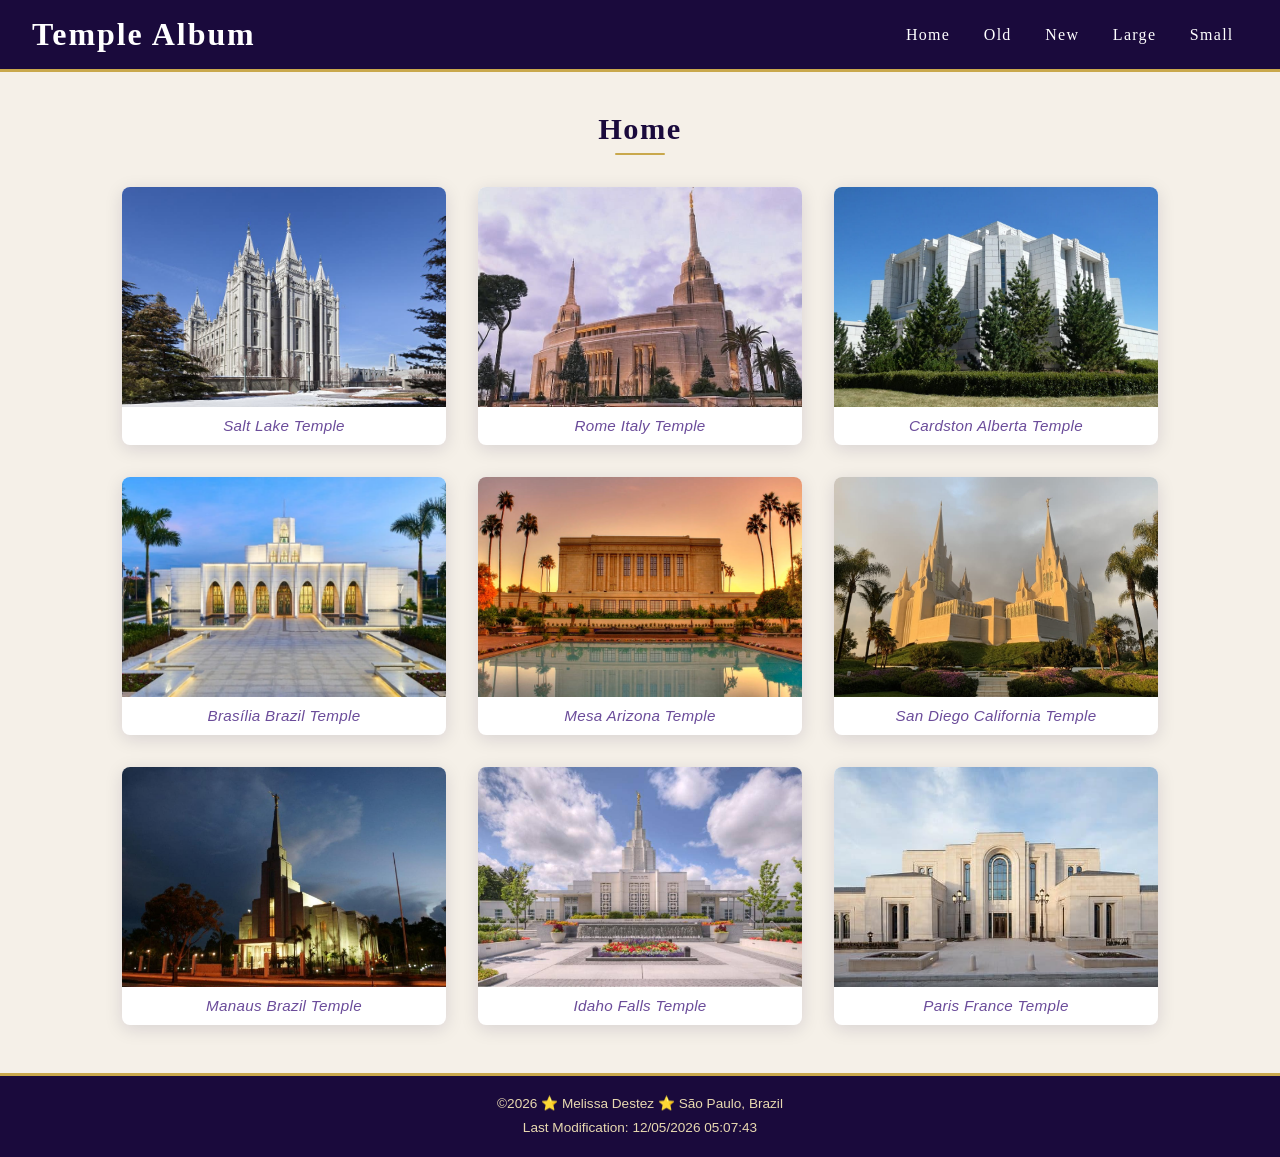
<file: temples.html>
<!DOCTYPE html>
<html lang="en">
<head>
    <meta charset="UTF-8">
    <meta name="viewport" content="width=device-width, initial-scale=1.0">
    <meta name="author" content="Melissa Destez">
    <meta name="description" content="A responsive temple photo album showcasing Latter-day Saint temples around the world, built with HTML, CSS Grid, and JavaScript.">
    <link rel="preconnect" href="https://fonts.googleapis.com">
    <link rel="preconnect" href="https://fonts.gstatic.com" crossorigin>
    <link href="https://fonts.googleapis.com/css2?family=Roboto:ital,wght@0,100..900;1,100..900&display=swap"
        rel="stylesheet">
    <link rel="stylesheet" href="styles/temples.css">
    <link rel="stylesheet" href="styles/temples-large.css">
    <script src="scripts/temples.js" defer></script>
    <title>Temples Album</title>
</head>
<body>
    <header>
        <h2 class="site-title">Temple Album</h2>
        <nav>
            <ul>
                <li><a href="#">Home</a></li>
                <li><a href="#">Old</a></li>
                <li><a href="#">New</a></li>
                <li><a href="#">Large</a></li>
                <li><a href="#">Small</a></li>
            </ul>
        </nav>
    </header>
    <main>
            <h1 id="gallery-title">Home</h1>
        <div class="gallery">
 
            <figure data-tags="old large">
                <img src="images/salt-lake-temple.jpg" alt="Salt Lake Temple" loading="lazy">
                <figcaption>Salt Lake Temple</figcaption>
            </figure>
 
            <figure data-tags="new large">
                <img src="images/rome-italy-temple.jpg" alt="Rome Italy Temple" loading="lazy">
                <figcaption>Rome Italy Temple</figcaption>
            </figure>
 
            <figure data-tags="old small">
                <img src="images/cardston-alberta-temple.jpg" alt="Cardston Alberta Temple" loading="lazy">
                <figcaption>Cardston Alberta Temple</figcaption>
            </figure>
 
            <figure data-tags="new small">
                <img src="images/brasilia-brazil-temple.jpg" alt="Brasília Brazil Temple" loading="lazy">
                <figcaption>Brasília Brazil Temple</figcaption>
            </figure>
 
            <figure data-tags="old large">
                <img src="images/mesa-arizona-temple.jpg" alt="Mesa Arizona Temple" loading="lazy">
                <figcaption>Mesa Arizona Temple</figcaption>
            </figure>
 
            <figure data-tags="new large">
                <img src="images/california-temple.jpg" alt="San Diego California Temple" loading="lazy">
                <figcaption>San Diego California Temple</figcaption>
            </figure>
 
            <figure data-tags="new small">
                <img src="images/manaus-brazil-temple.jpg" alt="Manaus Brazil Temple" loading="lazy">
                <figcaption>Manaus Brazil Temple</figcaption>
            </figure>
 
            <figure data-tags="old small">
                <img src="images/idaho-falls-temple.jpg" alt="Idaho Falls Temple" loading="lazy">
                <figcaption>Idaho Falls Temple</figcaption>
            </figure>
 
            <figure data-tags="new large">
                <img src="images/paris-france-temple.jpg" alt="Paris France Temple" loading="lazy">
                <figcaption>Paris France Temple</figcaption>
            </figure>
 
        </div>
    </main>
    <footer>
        <p>©<span id="currentyear"></span> ⭐ Melissa Destez ⭐ São Paulo, Brazil </p>
        <p id="lastModified"></p>
    </footer>
</body>
</html>
</file>
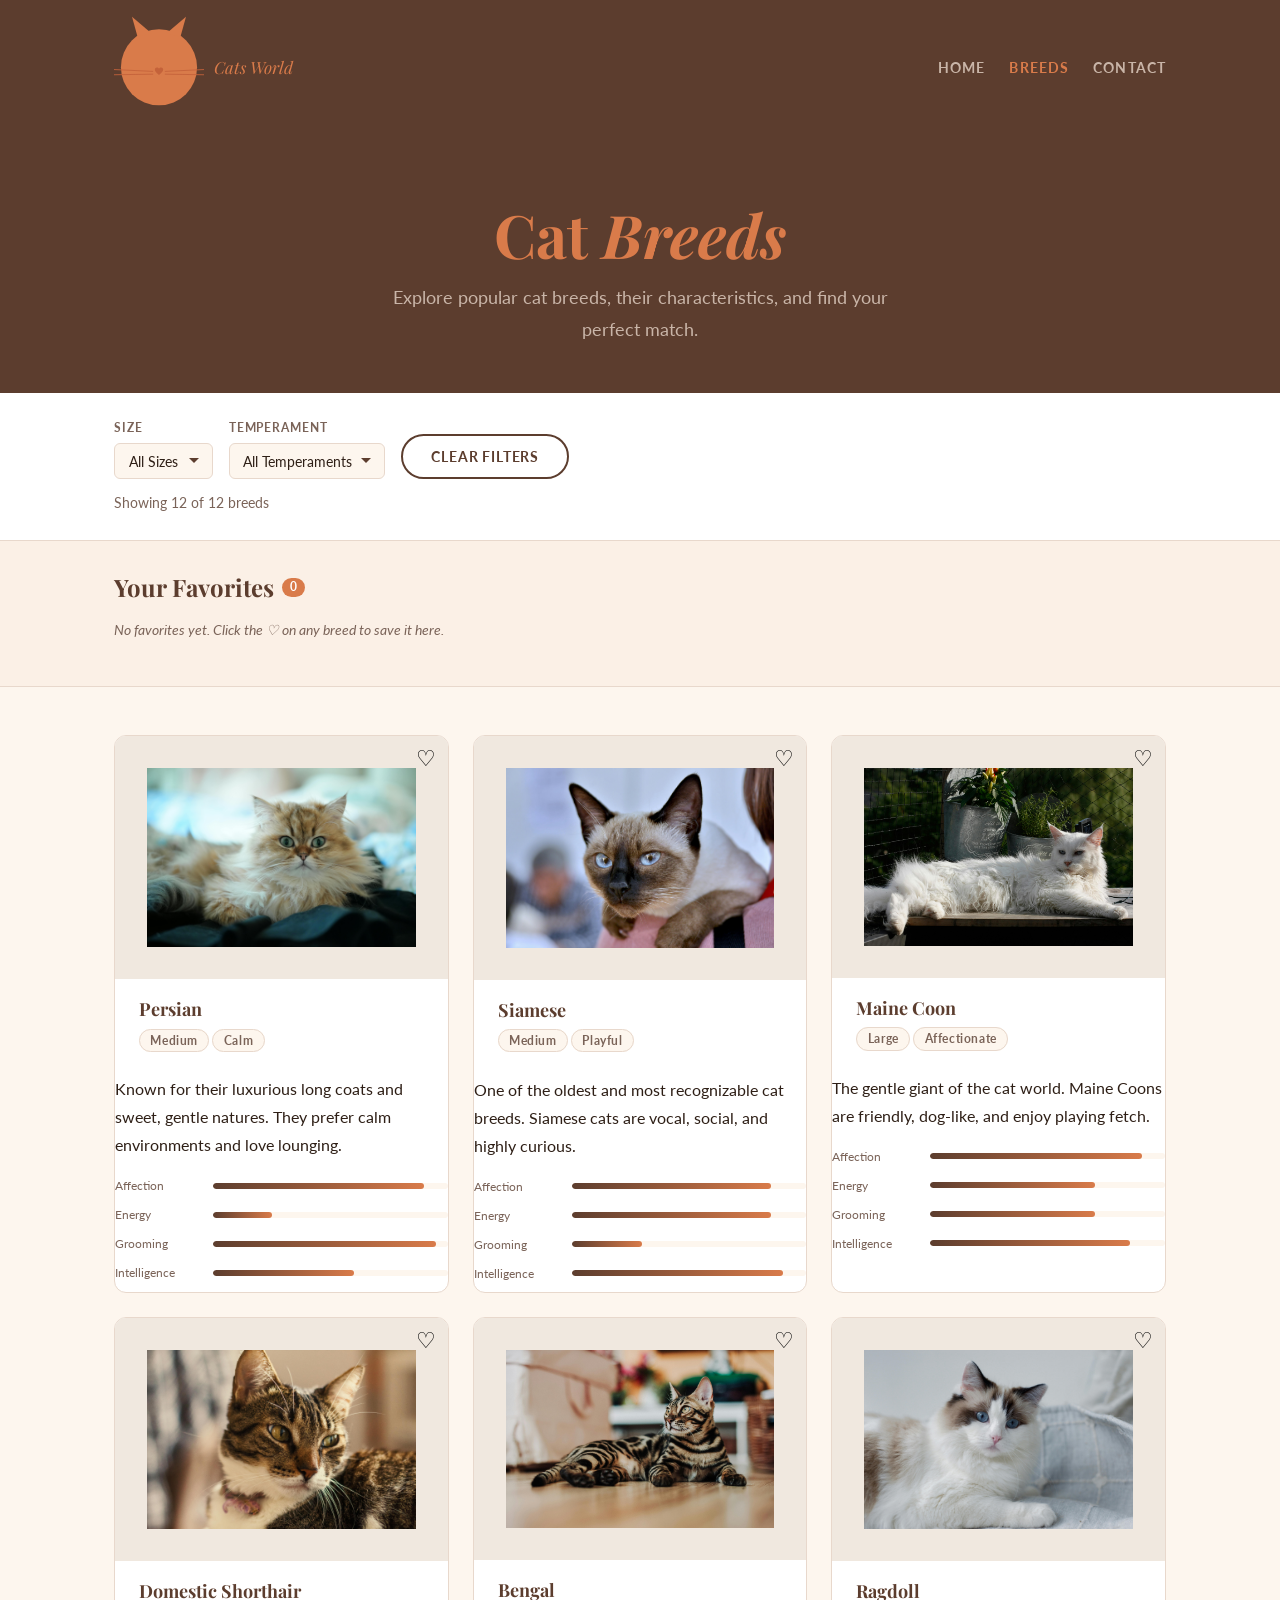
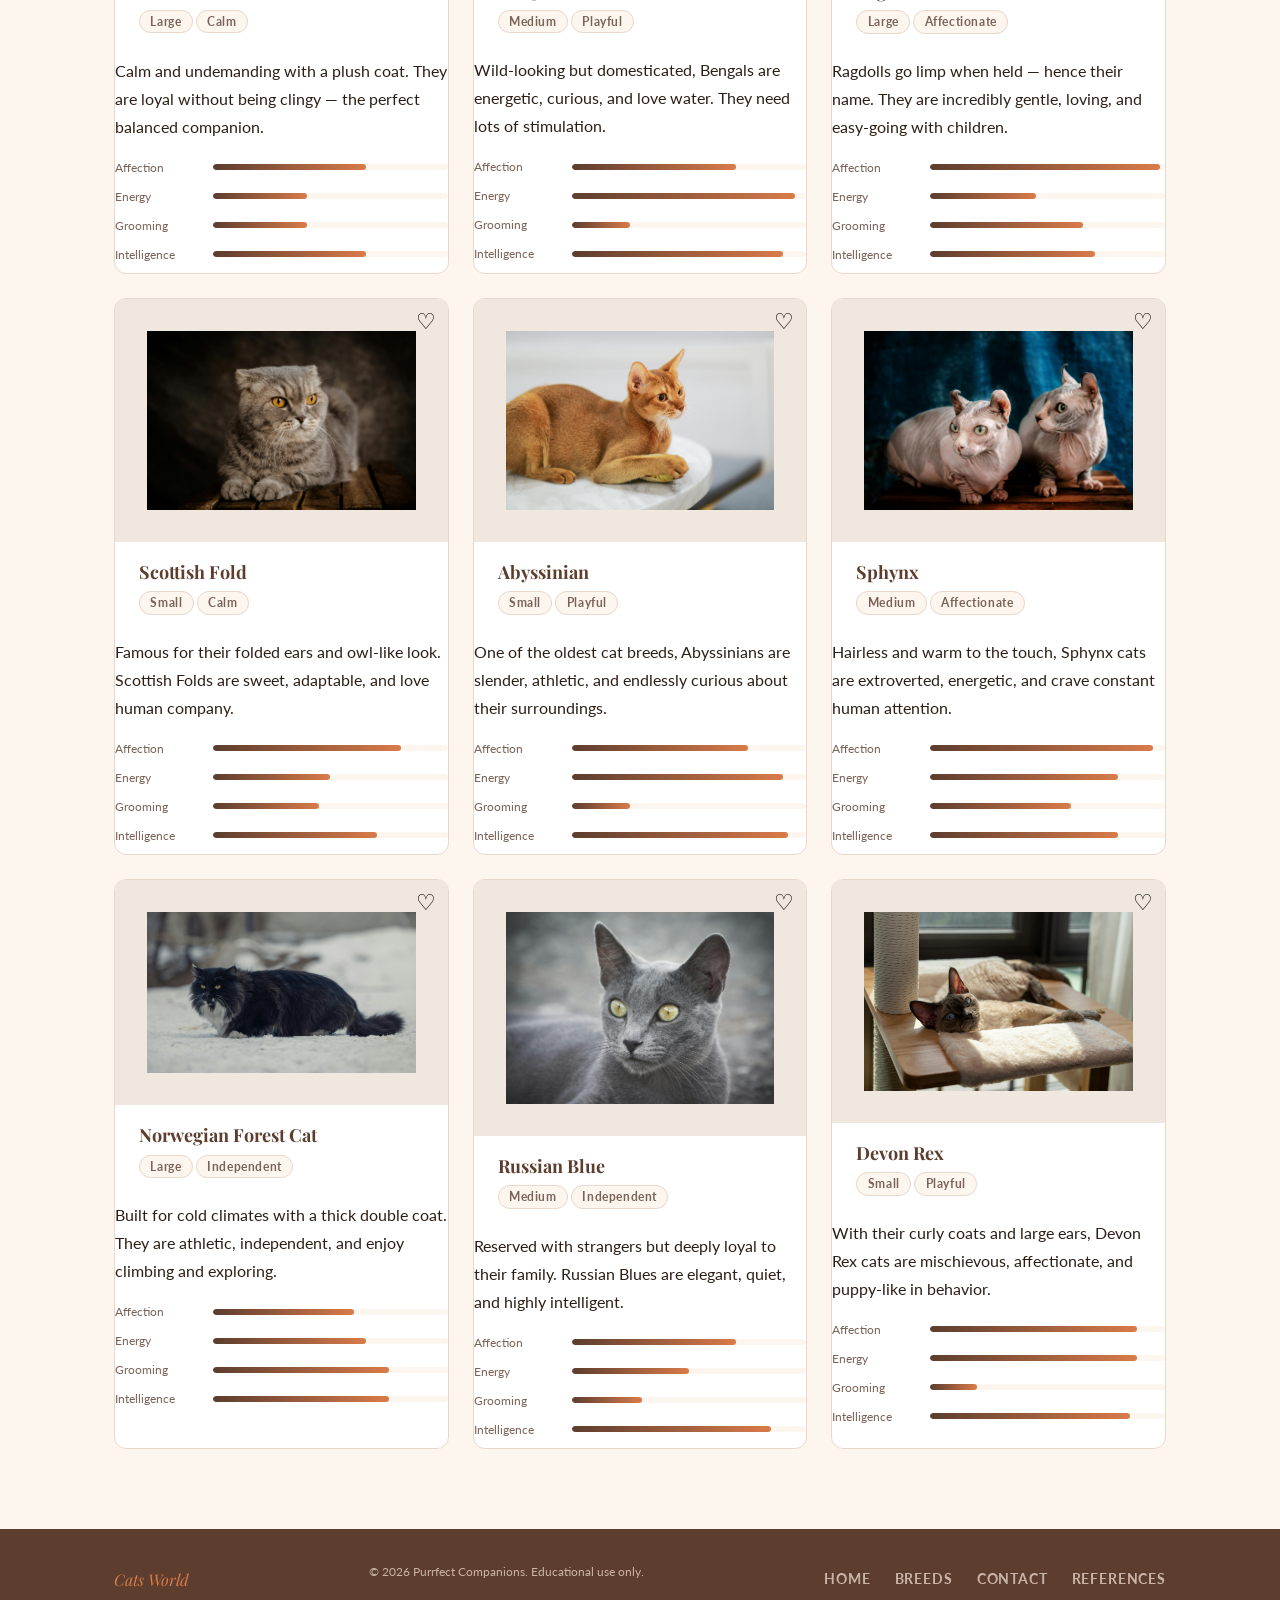
<file: project/breeds.html>
<!DOCTYPE html>
<html lang="en">
<head>
  <meta charset="UTF-8">
  <meta name="viewport" content="width=device-width, initial-scale=1.0">
  <meta name="author" content="Melissa Destez">
  <meta name="description" content="Browse our cat breed catalog. Filter by size, temperament and more. Save your favorites and learn what each breed needs.">
  <title>Cat Breeds Catalog | Cats World</title>
  <link rel="stylesheet" href="styles/main.css">
  <link rel="preconnect" href="https://fonts.googleapis.com">
  <link rel="preconnect" href="https://fonts.gstatic.com" crossorigin>
  <link href="https://fonts.googleapis.com/css2?family=Playfair+Display:ital,wght@0,400;0,700;1,400&family=Lato:ital,wght@0,300;0,400;0,700;1,400&display=swap" rel="stylesheet">
</head>
<body>
 
  <header class="site-header">
    <div class="header-inner">
      <a href="index.html" class="logo">
        <span class="logo-icon">
            <svg width="90" height="90" viewBox="230 40 220 260" xmlns="http://www.w3.org/2000/svg">
                <circle cx="340" cy="188" r="110" fill="#D97B4A"/>
                <polygon points="278,100 318,90 262,42" fill="#D97B4A"/>
                <polygon points="402,100 362,90 418,42" fill="#D97B4A"/>
                <path d="M340,192 C337,187 328,187 328,195 C328,201 340,210 340,210 C340,210 352,201 352,195 C352,187 343,187 340,192Z" fill="#C4623A"/>
                <line x1="196" y1="194" x2="322" y2="200" stroke="#C4623A" stroke-width="2.5" stroke-linecap="round"/>
                <line x1="192" y1="210" x2="322" y2="208" stroke="#C4623A" stroke-width="2.5" stroke-linecap="round"/>
                <line x1="484" y1="194" x2="358" y2="200" stroke="#C4623A" stroke-width="2.5" stroke-linecap="round"/>
                <line x1="488" y1="210" x2="358" y2="208" stroke="#C4623A" stroke-width="2.5" stroke-linecap="round"/>
            </svg>
        </span>
        <span class="logo-text"><em>Cats World</em></span>
      </a>
      <button class="nav-toggle" aria-label="Toggle navigation" aria-expanded="false">
        <span></span><span></span><span></span>
      </button>
      <nav class="main-nav" aria-label="Main navigation">
        <ul>
          <li><a href="index.html">Home</a></li>
          <li><a href="breeds.html" class="active">Breeds</a></li>
          <li><a href="contact.html">Contact</a></li>
        </ul>
      </nav>
    </div>
  </header>
 
  <main>
 
    <section class="page-hero">
      <div class="container">
        <h1>Cat <em>Breeds</em></h1>
        <p>Explore popular cat breeds, their characteristics, and find your perfect match.</p>
      </div>
    </section>
 
    <!-- Filters -->
    <section class="filters-section">
      <div class="container">
        <div class="filters-bar">
          <div class="filter-group">
            <label for="sizeFilter">Size</label>
            <select id="sizeFilter" aria-label="Filter by size">
              <option value="all">All Sizes</option>
              <option value="small">Small</option>
              <option value="medium">Medium</option>
              <option value="large">Large</option>
            </select>
          </div>
          <div class="filter-group">
            <label for="temperamentFilter">Temperament</label>
            <select id="temperamentFilter" aria-label="Filter by temperament">
              <option value="all">All Temperaments</option>
              <option value="affectionate">Affectionate</option>
              <option value="independent">Independent</option>
              <option value="playful">Playful</option>
              <option value="calm">Calm</option>
            </select>
          </div>
          <button class="btn-outline" id="clearFilters">Clear Filters</button>
        </div>
        <div class="results-info" id="resultsInfo" aria-live="polite">Showing all breeds</div>
      </div>
    </section>
 
    <!-- Favorites -->
    <section class="favorites-section" id="favoritesSection">
      <div class="container">
        <h2>Your Favorites <span class="fav-count" id="favCount">0</span></h2>
        <div class="favorites-list" id="favoritesList">
          <p class="no-favorites">No favorites yet. Click the ♡ on any breed to save it here.</p>
        </div>
        <button class="btn-outline btn-sm" id="clearFavorites" style="display:none">Clear All Favorites</button>
      </div>
    </section>
 
    <!-- Breeds Grid -->
    <section class="breeds-section">
      <div class="container">
        <div class="breeds-grid" id="breedsGrid" role="list" aria-label="Cat breeds catalog">
          <!-- Populated by JS -->
        </div>
        <p class="no-results" id="noResults" style="display:none">No breeds match your current filters. Try adjusting them.</p>
      </div>
    </section>
 
  </main>
 
  <footer class="site-footer">
    <div class="footer-inner">
      <span class="logo-text footer-logo"><em>Cats World</em></span>
      <p class="footer-copy">&copy; <span id="footerYear"></span> Purrfect Companions. Educational use only.</p>
      <nav aria-label="Footer navigation">
        <a href="index.html">Home</a>
        <a href="breeds.html">Breeds</a>
        <a href="contact.html">Contact</a>
        <a href="references.html">References</a>
      </nav>
    </div>
  </footer>

    <script src="scripts/main.js"></script>
    <script src="scripts/breeds.js"></script>
</body>
</html>
</file>
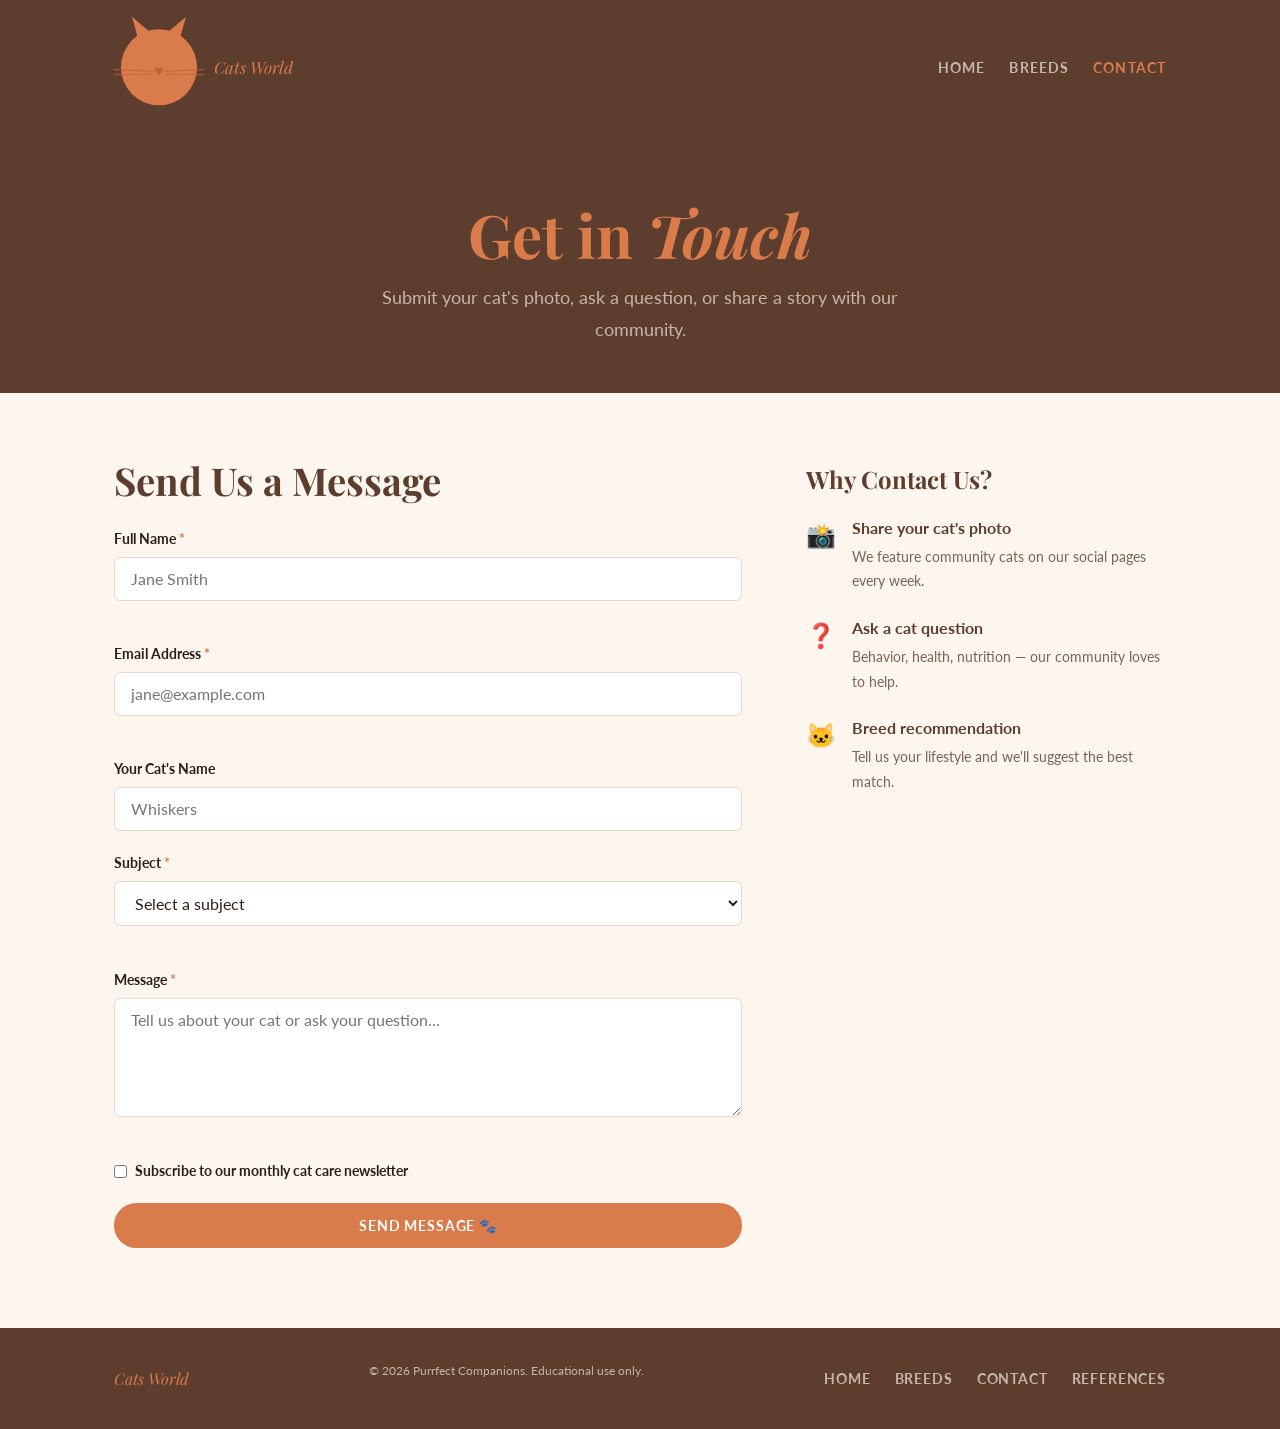
<file: project/contact.html>
<!DOCTYPE html>
<html lang="en">
<head>
  <meta charset="UTF-8" />
  <meta name="viewport" content="width=device-width, initial-scale=1.0" />
  <meta name="author" content="Melissa Destez">
  <meta name="description" content="Contact Purrfect Companions. Submit your cat's photo, ask a question, or share your story with our community." />
  <title>Contact Us | Cats World</title>
  <link rel="stylesheet" href="styles/main.css" />
  <link rel="preconnect" href="https://fonts.googleapis.com" />
  <link rel="preconnect" href="https://fonts.gstatic.com" crossorigin />
  <link href="https://fonts.googleapis.com/css2?family=Playfair+Display:ital,wght@0,400;0,700;1,400&family=Lato:ital,wght@0,300;0,400;0,700;1,400&display=swap" rel="stylesheet" />
</head>
<body>
 
  <header class="site-header">
    <div class="header-inner">
      <a href="index.html" class="logo">
        <span class="logo-icon">
            <svg width="90" height="90" viewBox="230 40 220 260" xmlns="http://www.w3.org/2000/svg">
                <circle cx="340" cy="188" r="110" fill="#D97B4A"/>
                <polygon points="278,100 318,90 262,42" fill="#D97B4A"/>
                <polygon points="402,100 362,90 418,42" fill="#D97B4A"/>
                <path d="M340,192 C337,187 328,187 328,195 C328,201 340,210 340,210 C340,210 352,201 352,195 C352,187 343,187 340,192Z" fill="#C4623A"/>
                <line x1="196" y1="194" x2="322" y2="200" stroke="#C4623A" stroke-width="2.5" stroke-linecap="round"/>
                <line x1="192" y1="210" x2="322" y2="208" stroke="#C4623A" stroke-width="2.5" stroke-linecap="round"/>
                <line x1="484" y1="194" x2="358" y2="200" stroke="#C4623A" stroke-width="2.5" stroke-linecap="round"/>
                <line x1="488" y1="210" x2="358" y2="208" stroke="#C4623A" stroke-width="2.5" stroke-linecap="round"/>
            </svg>
        </span>
        <span class="logo-text"><em>Cats World</em></span>
      </a>
      <button class="nav-toggle" aria-label="Toggle navigation" aria-expanded="false">
        <span></span><span></span><span></span>
      </button>
      <nav class="main-nav" aria-label="Main navigation">
        <ul>
          <li><a href="index.html">Home</a></li>
          <li><a href="breeds.html">Breeds</a></li>
          <li><a href="contact.html" class="active">Contact</a></li>
        </ul>
      </nav>
    </div>
  </header>
 
  <main>
 
    <section class="page-hero">
      <div class="container">
        <h1>Get in <em>Touch</em></h1>
        <p>Submit your cat's photo, ask a question, or share a story with our community.</p>
      </div>
    </section>
 
    <section class="contact-section">
      <div class="container contact-container">
 
        <!-- Form -->
        <div class="form-wrapper">
          <h2>Send Us a Message</h2>
 
          <div class="form-success" id="formSuccess" style="display:none" role="alert">
            <span aria-hidden="true">🐾</span>
            <div>
              <strong id="successName">Hello!</strong>
              <p id="successMsg">Your message has been received. We'll get back to you soon!</p>
            </div>
          </div>
 
          <form id="contactForm" novalidate>
            <div class="form-group">
              <label for="fullName">Full Name <span aria-hidden="true">*</span></label>
              <input
                type="text"
                id="fullName"
                name="fullName"
                placeholder="Jane Smith"
                required
                autocomplete="name"
                aria-required="true"
              />
              <span class="field-error" id="nameError" role="alert"></span>
            </div>
 
            <div class="form-group">
              <label for="email">Email Address <span aria-hidden="true">*</span></label>
              <input
                type="email"
                id="email"
                name="email"
                placeholder="jane@example.com"
                required
                autocomplete="email"
                aria-required="true"
              />
              <span class="field-error" id="emailError" role="alert"></span>
            </div>
 
            <div class="form-group">
              <label for="catName">Your Cat's Name</label>
              <input
                type="text"
                id="catName"
                name="catName"
                placeholder="Whiskers"
                autocomplete="off"
              />
            </div>
 
            <div class="form-group">
              <label for="subject">Subject <span aria-hidden="true">*</span></label>
              <select id="subject" name="subject" required aria-required="true">
                <option value="">Select a subject</option>
                <option value="question">Ask a question</option>
                <option value="photo">Submit my cat's photo</option>
                <option value="breed">Breed recommendation</option>
                <option value="care">Care tip</option>
                <option value="other">Other</option>
              </select>
              <span class="field-error" id="subjectError" role="alert"></span>
            </div>
 
            <div class="form-group">
              <label for="message">Message <span aria-hidden="true">*</span></label>
              <textarea
                id="message"
                name="message"
                rows="5"
                placeholder="Tell us about your cat or ask your question..."
                required
                aria-required="true"
              ></textarea>
              <span class="field-error" id="messageError" role="alert"></span>
            </div>
 
            <div class="form-group form-check">
              <input type="checkbox" id="newsletter" name="newsletter" />
              <label for="newsletter">Subscribe to our monthly cat care newsletter</label>
            </div>
 
            <button type="submit" class="btn-primary btn-block">Send Message 🐾</button>
          </form>
        </div>
 
        <!-- Sidebar info -->
        <aside class="contact-sidebar">
          <h2>Why Contact Us?</h2>
          <ul class="contact-reasons">
            <li>
              <span aria-hidden="true">📸</span>
              <div>
                <strong>Share your cat's photo</strong>
                <p>We feature community cats on our social pages every week.</p>
              </div>
            </li>
            <li>
              <span aria-hidden="true">❓</span>
              <div>
                <strong>Ask a cat question</strong>
                <p>Behavior, health, nutrition — our community loves to help.</p>
              </div>
            </li>
            <li>
              <span aria-hidden="true">🐱</span>
              <div>
                <strong>Breed recommendation</strong>
                <p>Tell us your lifestyle and we'll suggest the best match.</p>
              </div>
            </li>
          </ul>
 
          <div class="last-submission" id="lastSubmission" style="display:none">
            <h3>Your Last Message</h3>
            <p id="lastSubmissionText"></p>
          </div>
        </aside>
 
      </div>
    </section>
 
  </main>
 
  <footer class="site-footer">
    <div class="footer-inner">
      <span class="logo-text footer-logo"><em>Cats World</em></span>
      <p class="footer-copy">&copy; <span id="footerYear"></span> Purrfect Companions. Educational use only.</p>
      <nav aria-label="Footer navigation">
        <a href="index.html">Home</a>
        <a href="breeds.html">Breeds</a>
        <a href="contact.html">Contact</a>
        <a href="references.html">References</a>
      </nav>
    </div>
  </footer>
 
  <script src="scripts/main.js"></script>
  <script src="scripts/contact.js"></script>
</body>
</html>
</file>
<file: styles/base.css>
:root {
    --primary-color: #2c6e91;
    --secondary-color: #f4f4f4;
    --text-color: #333;
    --nav-bg: #1a3a4a;
    --max-width: 960px;
    --border-radius: 10px;
}

body {
    font-family: 'Roboto', sans-serif;
    color: var(--text-color);
    background-color: var(--secondary-color);
    font-weight: 400;
    min-height: 100vh;
    display: flex;
    flex-direction: column;
}

header {
  background-color: var(--primary-color);
  color: var(--secondary-color);
  text-align: center;
  padding: 0;
}

header span {
    display: block;
    text-align: center;
}

#course-title {
  display: block;
  font-size: 1.6rem;
  font-weight: 700;
  letter-spacing: 0.05em;
  padding: 1.2rem 1rem 1rem;
  color: var(--secondary-color);
}

main {
  max-width: var(--max-width);
  margin: 2.5rem auto;
  padding: 0 1.5rem;
  flex: 1;
}

main h1 {
  font-family: var(--font-heading);
  font-size: 2.6rem;
  font-weight: 700;
  text-align: center;
  color: var(--primary-color);
  margin-bottom: 2rem;
  letter-spacing: 0.02em;
}

nav ul {
    display: flex;
    justify-content: space-around;
    list-style: none;
    padding: 0.6rem 1rem;
    margin: 0;
    background-color: var(--nav-bg);
}

nav ul a {
    color: var(--secondary-color);
    text-decoration: none;
    font-weight: 500;
    font-size: 0.95rem;
    padding: 0.4rem 1rem;
    border-radius: 4px;
    transition: background-color 0.25s ease, color 0.25s ease;
}

nav ul a:hover {
    background-color: var(--primary-color);
    color: var(--secondary-color);
}

.cards-grid {
  display: grid;
  grid-template-columns: 2fr 1fr;
  gap: 1.5rem;
}

.card {
  background-color: var(--secondary-color);
  border-radius: var(--border-radius);
  box-shadow: 0 2px 12px rgba(0,0,0,0.08);
  overflow: hidden;
}

.card h2 {
  background-color: var(--primary-color);
  color: var(--secondary-color);
  font-weight: 500;
  font-size: 1rem;
  text-align: center;
  padding: 0.75rem 1rem;
  letter-spacing: 0.05em;
  text-transform: uppercase;
}

.about-content {
    display: flex;
    gap: 1rem;
    align-items: flex-start;
    padding: 1rem;
}

.profile-photo {
  width: 150px;
  height: 150px;
  object-fit: cover;
}

footer {
  background-color: var(--primary-color);
  color: var(--secondary-color);
  text-align: center;
  padding: 1.2rem 1rem;
  font-size: 0.88rem;
  margin-top: 2rem;
}
</file>
<file: project/styles/main.css>
:root {
  --primary:    #D97B4A;
  --secondary:  #5C3D2E;
  --bg:         #FDF6EE;
  --accent:     #A8C5A0;
  --text:       #2E1F16;
  --text-muted: #7A6358;
  --card-bg:    #FFFFFF;
  --border:     #E8D8CC;
 
  --ff-heading: 'Playfair Display', Georgia, serif;
  --ff-body:    'Lato', sans-serif;
 
  --fs-xs:   0.75rem;
  --fs-sm:   0.875rem;
  --fs-base: 1rem;
  --fs-lg:   1.125rem;
  --fs-xl:   1.5rem;
  --fs-2xl:  2rem;
  --fs-3xl:  2.75rem;
  --fs-4xl:  3.75rem;
 
  --radius-sm: 6px;
  --radius:    12px;
  --radius-lg: 20px;
 
  --shadow-sm: 0 2px 8px rgba(92,61,46,0.08);
  --shadow:    0 4px 20px rgba(92,61,46,0.12);
  --shadow-lg: 0 8px 40px rgba(92,61,46,0.18);
 
  --transition: 0.2s ease;
  --max-width: 1100px;
}
 
/* ── Reset & Base ── */
*, *::before, *::after { box-sizing: border-box; margin: 0; padding: 0; }
 
html { scroll-behavior: smooth; }
 
body {
  background-color: var(--bg);
  color: var(--text);
  font-family: var(--ff-body);
  font-size: var(--fs-base);
  line-height: 1.75;
  -webkit-font-smoothing: antialiased;
}
 
img {
  max-width: 100%;
  height: auto;
  display: block;
}
 
a {
  color: var(--primary);
  text-decoration: none;
  transition: color var(--transition);
}
 
a:hover { color: var(--secondary); }
 
ul { list-style: none; }
 
h1, h2, h3, h4 {
  font-family: var(--ff-heading);
  line-height: 1.2;
  color: var(--secondary);
}
 
h1 { font-size: clamp(var(--fs-2xl), 5vw, var(--fs-4xl)); }
h2 { font-size: clamp(var(--fs-xl), 3vw, var(--fs-3xl)); }
h3 { font-size: var(--fs-xl); }
 
em { font-style: italic; color: var(--primary); }
 
p { margin-bottom: 1rem; }
p:last-child { margin-bottom: 0; }
 
.container {
  max-width: var(--max-width);
  margin: 0 auto;
  padding: 0 1.5rem;
}
 
/* ── Buttons ── */
.btn-primary,
.btn-outline {
  display: inline-block;
  padding: 0.75rem 1.75rem;
  border-radius: 100px;
  font-family: var(--ff-body);
  font-size: var(--fs-sm);
  font-weight: 700;
  letter-spacing: 0.06em;
  text-transform: uppercase;
  cursor: pointer;
  transition: all var(--transition);
  border: 2px solid transparent;
}
 
.btn-primary {
  background: var(--primary);
  color: #fff;
  border-color: var(--primary);
}
 
.btn-primary:hover {
  background: var(--secondary);
  border-color: var(--secondary);
  color: #fff;
  transform: translateY(-1px);
  box-shadow: var(--shadow);
}
 
.btn-outline {
  background: transparent;
  color: var(--secondary);
  border-color: var(--secondary);
}
 
.btn-outline:hover {
  background: var(--secondary);
  color: #fff;
}
 
.btn-sm { padding: 0.45rem 1rem; font-size: var(--fs-xs); }
.btn-block { width: 100%; text-align: center; }
 
/* ── Header ── */
.site-header {
  position: sticky;
  top: 0;
  z-index: 100;
  background-color: var(--secondary);
}
 
.header-inner {
  max-width: var(--max-width);
  margin: 0 auto;
  padding: 1rem 1.5rem;
  display: flex;
  align-items: center;
  justify-content: space-between;
  gap: 1rem;
}
 
.logo {
  display: flex;
  align-items: center;
  gap: 0.6rem;
}
 
.logo-icon { font-size: 1.5rem; }
 
.logo-text {
  font-family: var(--ff-heading);
  font-size: 1.05rem;
  line-height: 1.2;
  color: var(--primary);
}
 
.main-nav ul {
  display: flex;
  gap: 1.5rem;
  align-items: center;
}
 
.main-nav a {
  color: #C9B5A8;
  font-size: var(--fs-sm);
  font-weight: 700;
  letter-spacing: 0.08em;
  text-transform: uppercase;
  transition: color var(--transition);
  padding: 0.25rem 0;
}
 
.main-nav a:hover,
.main-nav a.active {
  color: var(--primary);
}
 
/* Hamburger */
.nav-toggle {
  display: none;
  flex-direction: column;
  gap: 5px;
  background: none;
  border: none;
  cursor: pointer;
  padding: 4px;
}
 
.nav-toggle span {
  display: block;
  width: 24px;
  height: 2px;
  background: #C9B5A8;
  border-radius: 2px;
  transition: all var(--transition);
}
 
/* ── Section Headers ── */
.section-header {
  text-align: center;
  margin-bottom: 3rem;
}
 
.section-header p {
  color: var(--text-muted);
  margin-top: 0.5rem;
  font-size: var(--fs-lg);
}
 
/* ── Hero ── */

.hero {
  background-color: #F0E8DF;
  min-height: 80vh;
  display: grid;
  grid-template-columns: 1fr 1fr;
  align-items: center;
  gap: 2rem;
  padding: 4rem 1.5rem;
  max-width: var(--max-width);
  margin: 0 auto;
}
 
.hero-eyebrow {
  font-size: var(--fs-sm);
  letter-spacing: 0.12em;
  text-transform: uppercase;
  color: var(--primary);
  font-weight: 700;
  margin-bottom: 1rem;
}
 
.hero-content h1 { margin-bottom: 1.25rem; }
.hero-content { max-width: 540px; }
 
.hero-sub {
  font-size: var(--fs-lg);
  color: var(--text-muted);
  margin-bottom: 2rem;
  max-width: 440px;
}
 
.hero-visual {
  position: relative;
  display: flex;
  align-items: center;
  justify-content: center;
  min-height: 380px;
}
 
.cat-deco {
  position: absolute;
  font-size: 8rem;
  opacity: 0.55;
}

.img {
  border-radius: 12px;
}
 
/* ── Fun Facts ── */
.facts-section {
  padding: 5rem 0;
  background: var(--secondary);
  color: #fff;
}
 
.facts-section .section-header h2 { color: #fff; }
.facts-section .section-header p { color: #C9B5A8; }
 
.fact-card {
  background: rgba(255,255,255,0.08);
  border: 1px solid rgba(255,255,255,0.15);
  border-radius: var(--radius-lg);
  padding: 2.5rem;
  max-width: 680px;
  margin: 0 auto;
  text-align: center;
  min-height: 140px;
  display: flex;
  flex-direction: column;
  justify-content: center;
  gap: 1rem;
}
 
.fact-text {
  font-family: var(--ff-heading);
  font-size: clamp(var(--fs-lg), 2.5vw, var(--fs-xl));
  font-style: italic;
  color: #fff;
  line-height: 1.5;
}
 
.fact-number {
  font-size: var(--fs-xs);
  letter-spacing: 0.1em;
  color: #C9B5A8;
  text-transform: uppercase;
}
 
.fact-controls {
  display: flex;
  gap: 1rem;
  justify-content: center;
  margin-top: 1.5rem;
}
 
.facts-section .btn-outline {
  color: #C9B5A8;
  border-color: rgba(255,255,255,0.3);
}
 
.facts-section .btn-outline:hover {
  background: rgba(255,255,255,0.15);
  border-color: #fff;
  color: #fff;
}
 
.facts-section .btn-primary {
  background: var(--primary);
  border-color: var(--primary);
}
 
/* ── Why Cats ── */
.why-section { padding: 5rem 0; }
 
.why-grid {
  display: grid;
  grid-template-columns: repeat(auto-fit, minmax(240px, 1fr));
  gap: 1.5rem;
}
 
.why-card {
  background: var(--card-bg);
  border: 1px solid var(--border);
  border-radius: var(--radius);
  padding: 2rem;
  transition: all var(--transition);
}
 
.why-card:hover {
  transform: translateY(-4px);
  box-shadow: var(--shadow);
  border-color: var(--primary);
}
 
.why-icon { font-size: 2rem; margin-bottom: 1rem; }
.why-card h3 { font-size: var(--fs-lg); margin-bottom: 0.5rem; }
.why-card p { color: var(--text-muted); font-size: var(--fs-sm); margin: 0; }
 
/* ── Curiosities ── */
.curiosities-section {
  padding: 5rem 0;
  background: #F5EDE3;
}
 
.curiosity-list {
  display: flex;
  flex-direction: column;
}
 
.curiosity-item {
  display: grid;
  grid-template-columns: 80px 1fr;
  gap: 1.5rem;
  padding: 2rem 0;
  border-bottom: 1px solid var(--border);
  align-items: start;
}
 
.curiosity-item:last-child { border-bottom: none; }
 
.curiosity-num {
  font-family: var(--ff-heading);
  font-size: var(--fs-3xl);
  color: var(--primary);
  opacity: 0.4;
  font-weight: 700;
  line-height: 1;
}
 
.curiosity-item h3 { margin-bottom: 0.4rem; font-size: var(--fs-lg); }
.curiosity-item p { color: var(--text-muted); font-size: var(--fs-sm); margin: 0; }
 
/* ── CTA ── */
.cta-section {
  padding: 5rem 1.5rem;
  text-align: center;
  background: var(--card-bg);
}
 
.cta-section h2 { margin-bottom: 0.75rem; }
.cta-section p { color: var(--text-muted); margin-bottom: 2rem; font-size: var(--fs-lg); }
 
/* ── Page Hero ── */
.page-hero {
  background-color: var(--secondary);
  padding: 4rem 1.5rem 3rem;
  text-align: center;
}
 
.page-hero h1 { margin-bottom: 0.75rem; color: var(--primary); }
.page-hero p { color: #C9B5A8; font-size: var(--fs-lg); max-width: 540px; margin: 0 auto; }
 
/* ── Breeds Page ── */
.filters-section {
  padding: 1.5rem 0;
  background: var(--card-bg);
  border-bottom: 1px solid var(--border);
  position: sticky;
  top: 65px;
  z-index: 50;
}
 
.filters-bar {
  display: flex;
  gap: 1rem;
  align-items: flex-end;
  flex-wrap: wrap;
}
 
.filter-group {
  display: flex;
  flex-direction: column;
  gap: 0.3rem;
}
 
.filter-group label {
  font-size: var(--fs-xs);
  letter-spacing: 0.08em;
  text-transform: uppercase;
  font-weight: 700;
  color: var(--text-muted);
}
 
.filter-group select {
  padding: 0.55rem 2rem 0.55rem 0.85rem;
  border: 1px solid var(--border);
  border-radius: var(--radius-sm);
  background: var(--bg);
  font-family: var(--ff-body);
  font-size: var(--fs-sm);
  color: var(--text);
  cursor: pointer;
  appearance: none;
  background-image: url("data:image/svg+xml,%3Csvg xmlns='http://www.w3.org/2000/svg' width='12' height='12' viewBox='0 0 12 12'%3E%3Cpath fill='%235C3D2E' d='M6 8L1 3h10z'/%3E%3C/svg%3E");
  background-repeat: no-repeat;
  background-position: right 0.75rem center;
  transition: border-color var(--transition);
}
 
.filter-group select:focus {
  outline: none;
  border-color: var(--primary);
}
 
.results-info {
  margin-top: 0.75rem;
  font-size: var(--fs-sm);
  color: var(--text-muted);
}
 
/* Favorites */
.favorites-section {
  padding: 2rem 0;
  background: #FBF0E6;
  border-bottom: 1px solid var(--border);
}
 
.favorites-section h2 {
  font-size: var(--fs-xl);
  margin-bottom: 1rem;
  display: flex;
  align-items: center;
  gap: 0.5rem;
}
 
.fav-count {
  background: var(--primary);
  color: #fff;
  font-size: var(--fs-xs);
  padding: 0.15rem 0.5rem;
  border-radius: 100px;
  font-family: var(--ff-body);
  font-weight: 700;
}
 
.favorites-list {
  display: flex;
  gap: 0.5rem;
  flex-wrap: wrap;
  margin-bottom: 0.75rem;
}
 
.fav-tag {
  background: var(--card-bg);
  border: 1px solid var(--border);
  border-radius: 100px;
  padding: 0.3rem 0.85rem;
  font-size: var(--fs-sm);
  display: flex;
  align-items: center;
  gap: 0.4rem;
}
 
.fav-tag button {
  background: none;
  border: none;
  cursor: pointer;
  color: var(--text-muted);
  font-size: 0.9rem;
  line-height: 1;
  padding: 0;
  transition: color var(--transition);
}
 
.fav-tag button:hover { color: var(--primary); }
.no-favorites { color: var(--text-muted); font-size: var(--fs-sm); font-style: italic; }
 
/* Breeds Grid */
.breeds-section { padding: 3rem 0 5rem; }
 
.breeds-grid {
  display: grid;
  grid-template-columns: repeat(auto-fill, minmax(300px, 1fr));
  gap: 1.5rem;
}
 
.breed-card {
  background: var(--card-bg);
  border: 1px solid var(--border);
  border-radius: var(--radius);
  overflow: hidden;
  transition: all var(--transition);
}
 
.breed-card:hover {
  transform: translateY(-4px);
  box-shadow: var(--shadow);
  border-color: var(--primary);
}
 
.breed-card-header {
  background: #F0E8DF;
  padding: 2rem;
  text-align: center;
  position: relative;
}
 
.breed-emoji { font-size: 4rem; display: block; }
 
.fav-btn {
  position: absolute;
  top: 0.75rem;
  right: 0.75rem;
  background: none;
  border: none;
  font-size: 1.4rem;
  cursor: pointer;
  line-height: 1;
  transition: transform var(--transition);
}
 
.fav-btn:hover { transform: scale(1.2); }
 
.breed-card-body { padding: 1.25rem 1.5rem 1.5rem; }
.breed-card-body h3 { font-size: var(--fs-lg); margin-bottom: 0.25rem; }
 
.breed-meta {
  display: flex;
  gap: 0.5rem;
  margin: 0.75rem 0;
  flex-wrap: wrap;
}
 
.tag {
  background: var(--bg);
  border: 1px solid var(--border);
  border-radius: 100px;
  padding: 0.2rem 0.65rem;
  font-size: var(--fs-xs);
  color: var(--text-muted);
  text-transform: capitalize;
  font-weight: 700;
  letter-spacing: 0.05em;
}
 
.breed-card-body p { color: var(--text-muted); font-size: var(--fs-sm); margin-top: 0.5rem; }
 
.breed-traits { margin-top: 1rem; }
 
.trait-row {
  display: flex;
  align-items: center;
  gap: 0.5rem;
  margin-bottom: 0.5rem;
}
 
.trait-label {
  font-size: var(--fs-xs);
  color: var(--text-muted);
  width: 90px;
  flex-shrink: 0;
}
 
.trait-bar-bg {
  flex: 1;
  height: 6px;
  background: var(--bg);
  border-radius: 3px;
  overflow: hidden;
}
 
.trait-bar {
  height: 100%;
  background: linear-gradient(to right, var(--secondary), var(--primary));
  border-radius: 3px;
  transition: width 0.6s ease;
}
 
.no-results {
  text-align: center;
  color: var(--text-muted);
  font-style: italic;
  padding: 3rem 0;
}
 
/* ── Contact Page ── */
.contact-section { padding: 4rem 0 5rem; }
 
.contact-container {
  display: grid;
  grid-template-columns: 1fr 360px;
  gap: 4rem;
  align-items: start;
}
 
.form-wrapper h2 { margin-bottom: 1.5rem; }
 
.form-group {
  display: flex;
  flex-direction: column;
  gap: 0.35rem;
  margin-bottom: 1.25rem;
}
 
.form-group label {
  font-size: var(--fs-sm);
  font-weight: 700;
  color: var(--text);
}
 
.form-group label span { color: var(--primary); }
 
.form-group input,
.form-group select,
.form-group textarea {
  padding: 0.7rem 1rem;
  border: 1.5px solid var(--border);
  border-radius: var(--radius-sm);
  font-family: var(--ff-body);
  font-size: var(--fs-base);
  color: var(--text);
  background: var(--card-bg);
  transition: border-color var(--transition);
  width: 100%;
}
 
.form-group input:focus,
.form-group select:focus,
.form-group textarea:focus {
  outline: none;
  border-color: var(--primary);
}
 
.form-group input.error,
.form-group select.error,
.form-group textarea.error {
  border-color: #c0392b;
}
 
.field-error {
  font-size: var(--fs-xs);
  color: #c0392b;
  min-height: 1rem;
}
 
.form-check {
  flex-direction: row;
  align-items: center;
  gap: 0.5rem;
}
 
.form-check input[type="checkbox"] { width: auto; }
 
.form-success {
  background: #EEF5EE;
  border: 1px solid var(--accent);
  border-radius: var(--radius);
  padding: 1.25rem;
  display: flex;
  gap: 1rem;
  align-items: flex-start;
  margin-bottom: 1.5rem;
  font-size: 1.5rem;
}
 
.form-success div { flex: 1; }
.form-success strong { display: block; color: var(--secondary); margin-bottom: 0.25rem; }
.form-success p { color: var(--text-muted); font-size: var(--fs-sm); margin: 0; }
 
/* Contact Sidebar */
.contact-sidebar { padding-top: 0.5rem; }
.contact-sidebar h2 { margin-bottom: 1.25rem; font-size: var(--fs-xl); }
 
.contact-reasons { display: flex; flex-direction: column; gap: 1.25rem; }
 
.contact-reasons li {
  display: flex;
  gap: 1rem;
  align-items: flex-start;
}
 
.contact-reasons li span { font-size: 1.5rem; flex-shrink: 0; }
.contact-reasons li strong { display: block; color: var(--secondary); margin-bottom: 0.2rem; }
.contact-reasons li p { color: var(--text-muted); font-size: var(--fs-sm); margin: 0; }
 
.last-submission {
  margin-top: 2rem;
  padding: 1.25rem;
  background: #FBF0E6;
  border: 1px solid var(--border);
  border-left: 4px solid var(--primary);
  border-radius: 0 var(--radius) var(--radius) 0;
}
 
.last-submission h3 { font-size: var(--fs-base); margin-bottom: 0.5rem; }
.last-submission p { font-size: var(--fs-sm); color: var(--text-muted); margin: 0; }
 
/* ── Footer ── */
.site-footer {
  background: var(--secondary);
  color: #C9B5A8;
  padding: 2rem 0;
}
 
.footer-inner {
  max-width: var(--max-width);
  margin: 0 auto;
  padding: 0 1.5rem;
  display: flex;
  align-items: center;
  justify-content: space-between;
  flex-wrap: wrap;
  gap: 1rem;
}
 
.footer-logo { color: var(--primary); font-size: 1rem; }
.footer-copy { font-size: var(--fs-xs); }
 
.site-footer nav {
  display: flex;
  gap: 1.5rem;
}
 
.site-footer nav a {
  color: #C9B5A8;
  font-size: var(--fs-sm);
  font-weight: 700;
  letter-spacing: 0.06em;
  text-transform: uppercase;
  transition: color var(--transition);
}
 
.site-footer nav a:hover { color: var(--primary); }
 
/* ── Responsive ── */
@media (max-width: 900px) {
  .contact-container {
    grid-template-columns: 1fr;
    gap: 3rem;
  }
}
 
@media (max-width: 768px) {
  .nav-toggle { display: flex; }
 
  .main-nav {
    display: none;
    position: absolute;
    top: 100%;
    left: 0;
    right: 0;
    background: var(--secondary);
    border-top: 1px solid rgba(255,255,255,0.08);
    padding: 1rem 1.5rem;
  }
 
  .main-nav.open { display: block; }
 
  .main-nav ul {
    flex-direction: column;
    gap: 0.75rem;
    align-items: flex-start;
  }
 
  .site-header { position: sticky; }
 
  .hero {
    grid-template-columns: 1fr;
    min-height: auto;
    padding: 3rem 1.5rem;
    text-align: center;
  }
 
  .hero-sub { margin: 0 auto 2rem; }
  .hero-visual { display: none; }
 
  .curiosity-item {
    grid-template-columns: 50px 1fr;
    gap: 1rem;
  }
 
  .curiosity-num { font-size: var(--fs-xl); }
 
  .footer-inner { flex-direction: column; text-align: center; }
  .site-footer nav { justify-content: center; }
 
  .filters-section { position: static; }
  .filters-bar { flex-direction: column; align-items: stretch; }
  .breeds-grid { grid-template-columns: 1fr; }
}
 
@media (max-width: 480px) {
  .fact-controls { flex-direction: column; align-items: center; }
  .fact-controls .btn-primary,
  .fact-controls .btn-outline { width: 100%; text-align: center; }
}
</file>
<file: styles/form.css>
:root {
  --primary:       #D97B4A;
  --primary-dark:  #c0622e;
  --secondary:     #5C3D2E;
  --bg:            #FDF6EE;
  --surface:       #fff9f3;
  --surface2:      #f5ece0;
  --accent:        #A8C5A0;
  --text:          #2E1F16;
  --text-mid:      #6b4c38;
  --text-dim:      #a08070;
  --border:        #e0cfc0;
  --border-focus:  #D97B4A;
  --danger:        #c0392b;
  --font-display:  'Playfair Display', Georgia, serif;
  --font-body:     'Lato', sans-serif;
  --radius:        6px;
  --shadow-sm:     0 1px 3px rgba(46,31,22,0.08);
  --shadow-md:     0 4px 16px rgba(46,31,22,0.10);
  --shadow-lg:     0 8px 32px rgba(46,31,22,0.12);
}
 
/* Reset & Base */
*, *::before, *::after { box-sizing: border-box; margin: 0; padding: 0; }
 
body {
  background-color: var(--bg);
  color: var(--text);
  font-family: var(--font-body);
  font-size: 1rem;
  line-height: 1.7;
  min-height: 100vh;
  display: flex;
  flex-direction: column;
}
 
/* Header */
header {
  background: var(--secondary);
  box-shadow: 0 2px 8px rgba(46,31,22,0.2);
  position: sticky;
  top: 0;
  z-index: 100;
}
 
.header-inner {
  max-width: 900px;
  margin: 0 auto;
  padding: 0.9rem 1.5rem;
  display: flex;
  align-items: center;
  justify-content: space-between;
  gap: 1rem;
}
 
.logo-wrap {
  display: flex;
  align-items: center;
  gap: 0.75rem;
}
 
.logo-icon {
  font-size: 1.6rem;
}
 
.logo-title {
  display: block;
  font-family: var(--font-display);
  font-size: 1.05rem;
  font-weight: 700;
  color: #fff9f3;
}
 
.logo-sub {
  display: block;
  font-family: var(--font-body);
  font-size: 0.68rem;
  font-weight: 300;
  color: var(--accent);
  letter-spacing: 0.08em;
  text-transform: uppercase;
}
 
.main-nav {
  display: flex;
  gap: 1.8rem;
}
 
.main-nav a {
  font-family: var(--font-body);
  font-size: 0.78rem;
  font-weight: 700;
  letter-spacing: 0.1em;
  text-transform: uppercase;
  color: rgba(255,249,243,0.6);
  text-decoration: none;
  padding: 0.2rem 0;
  border-bottom: 2px solid transparent;
  transition: color 0.2s, border-color 0.2s;
}
 
.main-nav a:hover,
.main-nav a.active {
  color: #fff9f3;
  border-bottom-color: var(--primary);
}
 
/* Hero Band */
.hero-band {
  background: linear-gradient(160deg, #f5ece0 0%, #fdf6ee 60%, #f0e8d8 100%);
  border-bottom: 1px solid var(--border);
  padding: 3.5rem 1.5rem 3rem;
  text-align: center;
}
 
.scanlines { display: none; }
 
.hero-band h1 {
  font-family: var(--font-display);
  font-size: clamp(1.9rem, 5vw, 3rem);
  font-weight: 700;
  line-height: 1.15;
  color: var(--secondary);
}
 
.hero-band h1 .accent {
  color: var(--primary);
}
 
.hero-sub {
  margin-top: 0.6rem;
  font-family: var(--font-body);
  font-size: 0.95rem;
  font-weight: 300;
  color: var(--text-mid);
  font-style: italic;
}
 
/* Form Container */
.form-container {
  max-width: 680px;
  margin: 2.5rem auto 3rem;
  padding: 0 1.2rem;
  flex: 1;
}
 
form {
  background: var(--surface);
  border: 1px solid var(--border);
  border-radius: var(--radius);
  padding: 2.5rem 2rem;
  box-shadow: var(--shadow-lg);
  position: relative;
}
 
form::before {
  content: '';
  position: absolute;
  top: 0; left: 0; right: 0;
  height: 4px;
  background: linear-gradient(90deg, var(--primary), var(--primary-dark));
  border-radius: var(--radius) var(--radius) 0 0;
}
 
/* Field Groups */
.field-group {
  margin-bottom: 0;
  padding: 1.4rem 0;
  border-bottom: 1px solid var(--border);
}
 
.field-group:last-child {
  border-bottom: none;
  padding-bottom: 0;
}
 
.field-group:first-child {
  padding-top: 0;
}
 
.field-group > label:first-child {
  display: block;
  font-family: var(--font-body);
  font-size: 0.72rem;
  font-weight: 700;
  letter-spacing: 0.12em;
  text-transform: uppercase;
  color: var(--secondary);
  margin-bottom: 0.55rem;
}
 
.req {
  color: var(--danger);
  margin-left: 0.2rem;
}
 
.optional {
  color: var(--text-dim);
  font-family: var(--font-body);
  font-size: 0.72rem;
  font-weight: 400;
  letter-spacing: 0.02em;
  text-transform: none;
}
 
.field-hint,
.rating-hint {
  font-family: var(--font-body);
  font-size: 0.78rem;
  color: var(--text-dim);
  margin-top: 0.35rem;
  font-style: italic;
}
 
/* Inputs & Textarea */
input[type="text"],
input[type="date"],
textarea {
  width: 100%;
  background: var(--surface);
  border: 1px solid var(--border);
  border-radius: var(--radius);
  color: var(--text);
  font-family: var(--font-body);
  font-size: 0.95rem;
  padding: 0.65rem 0.9rem;
  transition: border-color 0.2s, box-shadow 0.2s;
  outline: none;
  appearance: none;
  -webkit-appearance: none;
  box-shadow: var(--shadow-sm);
}
 
input[type="text"]:focus,
input[type="date"]:focus,
textarea:focus {
  border-color: var(--border-focus);
  box-shadow: 0 0 0 3px rgba(217,123,74,0.15);
}
 
input[type="text"]::placeholder,
textarea::placeholder {
  color: var(--text-dim);
}
 
textarea {
  resize: vertical;
  min-height: 110px;
}
 
input[type="date"]::-webkit-calendar-picker-indicator {
  filter: opacity(0.45) sepia(1) saturate(4) hue-rotate(330deg);
  cursor: pointer;
}
 
/* Select */
.select-wrap {
  position: relative;
}
 
.select-wrap select {
  width: 100%;
  background: var(--surface);
  border: 1px solid var(--border);
  border-radius: var(--radius);
  color: var(--text);
  font-family: var(--font-body);
  font-size: 0.95rem;
  padding: 0.65rem 2.2rem 0.65rem 0.9rem;
  appearance: none;
  -webkit-appearance: none;
  outline: none;
  cursor: pointer;
  transition: border-color 0.2s, box-shadow 0.2s;
  box-shadow: var(--shadow-sm);
}
 
.select-wrap select:focus {
  border-color: var(--border-focus);
  box-shadow: 0 0 0 3px rgba(217,123,74,0.15);
}
 
.select-arrow {
  position: absolute;
  right: 0.9rem;
  top: 50%;
  transform: translateY(-50%);
  color: var(--primary);
  font-size: 0.65rem;
  pointer-events: none;
}
 
/* Stars Rating */
.star-rating {
  display: flex;
  flex-direction: row-reverse;
  gap: 0.15rem;
  width: fit-content;
  margin-top: 0.3rem;
}
 
.star-rating input[type="radio"] {
  position: absolute;
  opacity: 0;
  width: 0;
  height: 0;
}
 
.star-rating > label {
  font-size: 2rem;
  color: var(--border);
  cursor: pointer;
  transition: color 0.15s;
  line-height: 1;
  display: block;
  font-family: inherit;
  letter-spacing: normal;
  text-transform: none;
  margin-bottom: 0;
}
 
.star-rating > label:hover,
.star-rating > label:hover ~ label,
.star-rating input:checked ~ label {
  color: var(--primary);
}
 
/* Checkbox Grid */
.checkbox-grid {
  display: grid;
  grid-template-columns: 1fr 1fr;
  gap: 0.4rem 1.2rem;
  margin-top: 0.4rem;
}
 
.check-label {
  display: flex;
  align-items: center;
  gap: 0.6rem;
  cursor: pointer;
  font-family: var(--font-body);
  font-size: 0.95rem;
  color: var(--text);
  padding: 0.4rem 0.5rem;
  border-radius: var(--radius);
  border: 1px solid transparent;
  transition: background 0.15s, border-color 0.15s;
  letter-spacing: normal;
  font-weight: 400;
  text-transform: none;
  margin-bottom: 0;
}
 
.check-label:hover {
  background: var(--surface2);
  border-color: var(--border);
}
 
.check-label input[type="checkbox"] {
  position: absolute;
  opacity: 0;
  width: 0;
  height: 0;
}
 
.check-box {
  width: 18px;
  height: 18px;
  flex-shrink: 0;
  border: 2px solid var(--border);
  border-radius: 3px;
  background: var(--surface);
  transition: background 0.15s, border-color 0.15s;
  position: relative;
}
 
.check-label input[type="checkbox"]:checked + .check-box {
  background: var(--primary);
  border-color: var(--primary);
}
 
.check-label input[type="checkbox"]:checked + .check-box::after {
  content: '✓';
  position: absolute;
  top: 50%;
  left: 50%;
  transform: translate(-50%, -50%);
  font-size: 0.72rem;
  font-weight: 700;
  color: #fff;
  line-height: 1;
}
 
/* Submit Button */
.submit-group {
  margin-top: 1.8rem;
  padding-top: 0 !important;
  border-bottom: none !important;
}
 
.btn-submit {
  width: 100%;
  background: var(--primary);
  color: #fff;
  font-family: var(--font-body);
  font-size: 0.82rem;
  font-weight: 700;
  letter-spacing: 0.14em;
  text-transform: uppercase;
  border: none;
  border-radius: var(--radius);
  padding: 1rem 2rem;
  cursor: pointer;
  box-shadow: 0 3px 10px rgba(217,123,74,0.3);
  transition: background 0.2s, transform 0.15s, box-shadow 0.2s;
}
 
.btn-submit:hover {
  background: var(--primary-dark);
  transform: translateY(-2px);
  box-shadow: 0 6px 18px rgba(217,123,74,0.4);
}
 
.btn-submit:active {
  transform: translateY(0);
}
 
/* Footer */
footer {
  background: var(--secondary);
  padding: 1.5rem 1.5rem;
  text-align: center;
}
 
.footer-inner {
  max-width: 900px;
  margin: 0 auto;
}
 
footer p {
  font-family: var(--font-body);
  font-size: 0.75rem;
  font-weight: 300;
  color: rgba(255,249,243,0.55);
  line-height: 1.9;
  letter-spacing: 0.03em;
}
 
/* Responsive */
@media (max-width: 600px) {
  form {
    padding: 1.6rem 1rem;
  }
 
  .checkbox-grid {
    grid-template-columns: 1fr;
  }
 
  .header-inner {
    flex-direction: column;
    align-items: flex-start;
    gap: 0.5rem;
  }
 
  .hero-band {
    padding: 2.2rem 1rem 1.8rem;
  }
}

.confirm-wrap {
  max-width: 660px;
  margin: 3rem auto;
  padding: 0 1.2rem;
  flex: 1;
}
 
.confirm-card {
  background: var(--surface);
  border: 1px solid var(--border);
  border-radius: var(--radius);
  padding: 2.5rem 2rem;
  box-shadow: var(--shadow-lg);
  position: relative;
}
 
.confirm-card::before {
  content: '';
  position: absolute;
  top: 0; left: 0; right: 0;
  height: 4px;
  background: linear-gradient(90deg, var(--primary), var(--primary-dark));
  border-radius: var(--radius) var(--radius) 0 0;
}
 
.confirm-icon {
  font-size: 3rem;
  text-align: center;
  display: block;
  margin-bottom: 1rem;
}
 
.confirm-title {
  font-family: var(--font-display);
  font-size: clamp(1.4rem, 4vw, 2rem);
  font-weight: 700;
  color: var(--secondary);
  text-align: center;
  margin-bottom: 0.4rem;
}
 
.confirm-sub {
  font-family: var(--font-body);
  font-size: 0.9rem;
  font-style: italic;
  color: var(--text-mid);
  text-align: center;
  margin-bottom: 2rem;
}
 
.summary-table {
  width: 100%;
  border-collapse: collapse;
  margin-bottom: 1.8rem;
}
 
.summary-table th {
  font-family: var(--font-body);
  font-size: 0.68rem;
  font-weight: 700;
  letter-spacing: 0.12em;
  text-transform: uppercase;
  color: var(--secondary);
  text-align: left;
  padding: 0.55rem 0.75rem;
  background: var(--surface2);
  border-bottom: 1px solid var(--border);
}
 
.summary-table td {
  font-family: var(--font-body);
  font-size: 0.9rem;
  color: var(--text);
  padding: 0.6rem 0.75rem;
  border-bottom: 1px solid var(--border);
  vertical-align: top;
}
 
.summary-table tr:last-child td {
  border-bottom: none;
}
 
.label-cell {
  color: var(--text-dim);
  font-size: 0.75rem;
  font-weight: 700;
  letter-spacing: 0.06em;
  text-transform: uppercase;
  white-space: nowrap;
  padding-right: 1.2rem;
  width: 35%;
}
 
.counter-section {
  text-align: center;
  border-top: 1px solid var(--border);
  padding-top: 1.5rem;
  margin-top: 0.5rem;
}
 
.counter-label {
  font-family: var(--font-body);
  font-size: 0.68rem;
  font-weight: 700;
  letter-spacing: 0.14em;
  text-transform: uppercase;
  color: var(--text-dim);
  margin-bottom: 0.4rem;
}
 
.counter-number {
  font-family: var(--font-display);
  font-size: 3.5rem;
  font-weight: 700;
  color: var(--primary);
  line-height: 1;
}
 
.counter-sub {
  font-family: var(--font-body);
  font-size: 0.75rem;
  font-style: italic;
  color: var(--text-dim);
  margin-top: 0.3rem;
}
 
.btn-back {
  display: block;
  width: fit-content;
  margin: 1.8rem auto 0;
  background: transparent;
  color: var(--primary);
  font-family: var(--font-body);
  font-size: 0.78rem;
  font-weight: 700;
  letter-spacing: 0.12em;
  text-transform: uppercase;
  border: 2px solid var(--primary);
  border-radius: var(--radius);
  padding: 0.7rem 1.6rem;
  text-decoration: none;
  transition: background 0.2s, color 0.2s;
}
 
.btn-back:hover {
  background: var(--primary);
  color: #fff;
}
</file>
<file: styles/place.css>
:root {
    --color-green:      #009C3B;
    --color-green-dark: #006627;
    --color-yellow:     #FFDF00;
    --color-white:      #ffffff;
    --color-card-bg:    rgba(255, 255, 255, 0.88);
    --color-text:       #1a1a1a;
    --color-text-muted: #444444;

    --font-heading: 'Georgia', serif;
    --font-body:    'Segoe UI', Tahoma, Geneva, Verdana, sans-serif;

    --spacing-sm: 0.5rem;
    --spacing-md: 1rem;
    --spacing-lg: 1.5rem;
 
    --border-radius: 6px;
    --shadow: 0 4px 16px rgba(0, 0, 0, 0.25);
}

*, *::before, *::after {
    box-sizing: border-box;
    margin: 0;
    padding: 0;
}

body {
    font-family: var(--font-body);
    color: var(--color-text);
    background-color: var(--color-green);
    line-height: 1.5;
    min-height: 100vh;
    display: flex;
    flex-direction: column;
}

img {
    max-width: 100%;
    display: block;
}

header {
    background-color: var(--color-green);
    text-align: center;
    padding: var(--spacing-md) var(--spacing-lg);
    border-bottom: 6px solid var(--color-green-dark);
}

header h1 {
    font-family: var(--font-heading);
    font-size: 2.4rem;
    font-weight: bold;
    color: var(--color-yellow);
    letter-spacing: 2px;
}

.hero {
    position: relative;
    width: 100%;
}

.hero img {
    width: 100%;
    height: auto;
    display: block;
}

.card {
    background-color: var(--color-card-bg);
    border-radius: var(--border-radius);
    box-shadow: var(--shadow);
    overflow: hidden;
}

.card h2 {
    background-color: transparent;
    color: var(--color-text);
    font-family: var(--font-heading);
    font-size: 1.8rem;
    font-weight: bold;
    text-align: center;
    padding: var(--spacing-lg) var(--spacing-md) var(--spacing-sm);
    display: flex;
    align-items: center;
    justify-content: center;
    gap: 0.5rem;
}

.card table {
    width: 100%;
    border-collapse: collapse;
    padding: var(--spacing-sm) var(--spacing-md);
    display: block;
}

.card table tr {
    display: flex;
    justify-content: center;
    padding: 0.3rem var(--spacing-md);
}

.card table th {
    text-align: right;
    font-weight: bold;
    color: var(--color-text-muted);
    min-width: 110px;
    padding-right: 0.5rem;
    font-size: 0.9rem;
}

.card table td {
    color: var(--color-text);
    font-size: 0.9rem;
}

.weather-emoji {
    display: none;
}

.weather-svg {
    display: block;
    width: 96px;
    height: 96px;
    margin: var(--spacing-md) auto;
}

@media (min-width: 768px) {

    .hero img {
        height: 600px;
        object-fit: cover;
    }

    .card {
        position: absolute;
        top: var(--spacing-lg);
        width: 300px;
    }

    .card-data {
        left: var(--spacing-lg);
    }

    .card-weather {
        right: var(--spacing-lg);
    }

    .card h2 {
        background-color: var(--color-green);
        color: var(--color-white);
        font-size: 1.3rem;
        font-weight: normal;
        text-align: left;
        padding: 0.5rem var(--spacing-md);
        justify-content: flex-start;
    }

    .card table tr {
        justify-content: flex-start;
    }

    .weather-emoji {
        display: inline;
        font-size: 1.4rem;
    }

    .weather-svg {
        display: none;
    }

    .card-weather h2::after {
        content: '';
        display: block;
        width: 40px;
        height: 2px;
        background-color: var(--color-yellow);
        margin-top: 4px;
        border-radius: 1px;
    }
}

footer {
    background-color: var(--color-green);
    color: var(--color-white);
    text-align: center;
    padding: var(--spacing-md) var(--spacing-lg);
    font-size: 0.9rem;
    display: flex;
    flex-direction: column;
}
</file>
<file: styles/siteplan.css>
:root {
  --primary:    #D97B4A;
  --secondary:  #5C3D2E;
  --bg:         #FDF6EE;
  --accent:     #A8C5A0;
  --text:       #2E1F16;
  --text-muted: #7A6358;
  --card-bg:    #FFFFFF;
  --border:     #E8D8CC;
 
  --ff-heading: 'Playfair Display', Georgia, serif;
  --ff-body:    'Lato', sans-serif;
}
 
/* Reset & Base */
*, *::before, *::after { box-sizing: border-box; margin: 0; padding: 0; }
 
html { scroll-behavior: smooth; }
 
body {
  background-color: var(--bg);
  color: var(--text);
  font-family: var(--ff-body);
  font-size: 16px;
  line-height: 1.75;
}
 
/* Layout */
.container {
  max-width: 860px;
  margin: 0 auto;
  padding: 0 1.5rem;
}
 
/* Header */
header {
  background-color: var(--secondary);
  color: #FDF6EE;
  padding: 3rem 1.5rem 2.5rem;
  text-align: center;
}
 
header .logo {
  font-size: 3rem;
  margin-bottom: 0.25rem;
}
 
header h1 {
  font-family: var(--ff-heading);
  font-size: 2.8rem;
  color: var(--primary);
  letter-spacing: 0.01em;
  line-height: 1.15;
}
 
header p {
  font-size: 1rem;
  color: #C9B5A8;
  margin-top: 0.5rem;
  font-weight: 300;
}
 
/* Navigation */
nav {
  background-color: var(--secondary);
  border-top: 1px solid rgba(255,255,255,0.08);
  padding: 0.75rem 1.5rem;
  display: flex;
  justify-content: center;
  flex-wrap: wrap;
  gap: 0.5rem 1.5rem;
}
 
nav a {
  color: #C9B5A8;
  text-decoration: none;
  font-size: 0.85rem;
  font-weight: 700;
  letter-spacing: 0.08em;
  text-transform: uppercase;
  transition: color 0.2s;
}
 
nav a:hover { color: var(--primary); }
 
/* Sections */
section {
  padding: 3rem 0 2rem;
  border-bottom: 1px solid var(--border);
}
 
section:last-of-type { border-bottom: none; }
 
section h2 {
  font-family: var(--ff-heading);
  font-size: 1.9rem;
  color: var(--secondary);
  margin-bottom: 0.25rem;
}
 
.section-number {
  display: inline-block;
  background: var(--primary);
  color: #fff;
  font-family: var(--ff-body);
  font-size: 0.75rem;
  font-weight: 700;
  letter-spacing: 0.1em;
  text-transform: uppercase;
  padding: 0.2rem 0.65rem;
  border-radius: 100px;
  margin-bottom: 0.6rem;
}
 
p { margin-bottom: 1rem; }
p:last-child { margin-bottom: 0; }
 
.note {
  font-size: 0.875rem;
  color: var(--text-muted);
  font-style: italic;
}
 
/* Cards */
.card {
  background: var(--card-bg);
  border: 1px solid var(--border);
  border-radius: 12px;
  padding: 1.5rem;
  margin-top: 1.25rem;
}
 
.card h3 {
  font-family: var(--ff-heading);
  font-size: 1.2rem;
  color: var(--secondary);
  margin-bottom: 0.5rem;
}
 
/* Color Schema */
.color-grid {
  display: grid;
  grid-template-columns: repeat(auto-fit, minmax(170px, 1fr));
  gap: 1rem;
  margin-top: 1.25rem;
}
 
.color-swatch {
  border: 1px solid var(--border);
  border-radius: 10px;
  overflow: hidden;
}
 
.swatch-block {
  height: 80px;
}
 
.swatch-info {
  padding: 0.75rem 1rem;
  background: var(--card-bg);
}
 
.swatch-info strong {
  display: block;
  font-size: 0.85rem;
  font-weight: 700;
  color: var(--text);
}
 
.swatch-info span {
  display: block;
  font-size: 0.8rem;
  color: var(--text-muted);
  margin-top: 0.15rem;
}
 
.swatch-info code {
  display: inline-block;
  margin-top: 0.25rem;
  font-size: 0.75rem;
  background: var(--bg);
  padding: 0.1rem 0.4rem;
  border-radius: 4px;
  color: var(--secondary);
}

.swatch-block.primary {
  background: var(--primary);
}

.swatch-block.secondary {
  background: var(--secondary);
}

.swatch-block.background {
  background: var(--bg);
  border-bottom: 1px solid var(--border);
}

.swatch-block.accent {
  background: var(--accent);
}

.swatch-block.text {
  background: var(--text);
}
 
/* Typography Samples */
.type-sample {
  background: var(--card-bg);
  border: 1px solid var(--border);
  border-radius: 12px;
  padding: 1.5rem;
  margin-top: 1rem;
}
 
.type-sample + .type-sample { margin-top: 0.75rem; }
 
.type-label {
  font-size: 0.75rem;
  font-weight: 700;
  letter-spacing: 0.1em;
  text-transform: uppercase;
  color: var(--text-muted);
  margin-bottom: 0.5rem;
}

.title-font {
    font-family:'Playfair Display',Georgia,serif;
    font-size:2rem;
    font-weight:600;
    color:var(--secondary);
    line-height:1.2;
}

.subtitle-font {
    font-family:'Playfair Display',Georgia,serif;
    font-size:1.4rem;
    font-style:italic;
    color:var(--primary);
    margin-top:0.5rem;
}

.text-font {
    font-family:'Lato',sans-serif;
    font-size:1rem;
    font-weight:400;
    color:var(--text);
    line-height:1.75;
}

.nav-font {
    font-family:'Lato',sans-serif;
    font-size:0.85rem;
    font-weight:700;
    letter-spacing:0.08em;
    text-transform:uppercase;
    color:var(--primary);
    margin-top:0.75rem;
}
 
/* Scenarios */
.scenario-list {
  list-style: none;
  margin-top: 1.25rem;
  display: flex;
  flex-direction: column;
  gap: 0.75rem;
}
 
.scenario-list li {
  display: flex;
  gap: 0.75rem;
  align-items: flex-start;
  background: var(--card-bg);
  border: 1px solid var(--border);
  border-left: 4px solid var(--primary);
  border-radius: 0 10px 10px 0;
  padding: 1rem 1.25rem;
}
 
.scenario-list li::before {
  content: "?";
  flex-shrink: 0;
  width: 28px;
  height: 28px;
  background: var(--primary);
  color: #fff;
  border-radius: 50%;
  display: flex;
  align-items: center;
  justify-content: center;
  font-weight: 700;
  font-size: 0.9rem;
  line-height: 28px;
  text-align: center;
}
 
/* Wireframes */
.wireframe-grid {
  display: grid;
  grid-template-columns: 1fr 2fr;
  gap: 2rem;
  margin-top: 1.5rem;
  align-items: start;
}
 
@media (max-width: 600px) {
  .wireframe-grid { grid-template-columns: 1fr; }
}
 
.wireframe-label {
  text-align: center;
  font-size: 0.8rem;
  font-weight: 700;
  letter-spacing: 0.08em;
  text-transform: uppercase;
  color: var(--text-muted);
  margin-bottom: 0.75rem;
}
 
.wf-phone {
  border: 2px solid var(--secondary);
  border-radius: 16px;
  overflow: hidden;
  background: #fff;
}

.wf-line {
  height: 6px;
  border-radius: 3px;
  background: var(--text-muted);
  opacity: 0.2;
  margin-bottom: 5px;
}

.wf-line.thin {
  height: 7px;
  opacity: 0.3;
}

.wf-line.w-90 { width: 90%; }
.wf-line.w-80 { width: 80%; }
.wf-line.w-75 { width: 75%; }
.wf-line.w-70 { width: 70%; }
.wf-line.w-65 { width: 65%; }
.wf-line.w-60 { width: 60%; }
 
.wf-desktop {
  border: 2px solid var(--secondary);
  border-radius: 10px;
  overflow: hidden;
  background: #fff;
}
 
.wf-nav {
  background: var(--secondary);
  padding: 0.5rem 0.75rem;
  display: flex;
  justify-content: space-between;
  align-items: center;
}
 
.wf-nav-logo {
  width: 40px;
  height: 10px;
  background: var(--primary);
  border-radius: 3px;
  opacity: 0.8;
}
 
.wf-nav-links {
  display: flex;
  gap: 6px;
}
 
.wf-nav-links span {
  display: block;
  width: 22px;
  height: 8px;
  background: rgba(255,255,255,0.4);
  border-radius: 2px;
}
 
.wf-hero {
  background: #F0E8DF;
  padding: 1.5rem 0.75rem;
  text-align: center;
}
 
.wf-hero-title {
  width: 80%;
  height: 12px;
  background: var(--secondary);
  border-radius: 4px;
  margin: 0 auto 8px;
  opacity: 0.5;
}
 
.wf-hero-sub {
  width: 65%;
  height: 8px;
  background: var(--text-muted);
  border-radius: 4px;
  margin: 0 auto 12px;
  opacity: 0.35;
}
 
.wf-btn {
  display: inline-block;
  width: 70px;
  height: 18px;
  background: var(--primary);
  border-radius: 100px;
  opacity: 0.75;
}
 
.wf-section {
  padding: 0.75rem;
}
 
.wf-section-title {
  width: 50%;
  height: 9px;
  background: var(--secondary);
  border-radius: 3px;
  opacity: 0.4;
  margin-bottom: 8px;
}
 
.wf-fact-box {
  background: #FDF6EE;
  border: 1px dashed var(--border);
  border-radius: 6px;
  padding: 0.5rem;
  margin-bottom: 8px;
}
 
.wf-line {
  height: 6px;
  border-radius: 3px;
  background: var(--text-muted);
  opacity: 0.2;
  margin-bottom: 5px;
}
 
.wf-cards-row {
  display: grid;
  gap: 6px;
}
 
.wf-cards-row.cols-3 {
  grid-template-columns: repeat(3, 1fr);
}
 
.wf-cards-row.cols-1 {
  grid-template-columns: 1fr;
}
 
.wf-card-item {
  border: 1px solid var(--border);
  border-radius: 6px;
  overflow: hidden;
}
 
.wf-card-img {
  height: 36px;
  background: #E0D5CC;
}
 
.wf-card-body {
  padding: 0.35rem 0.4rem;
}

.wf-nav-logo.large { width: 60px; }

.desktop-hero {
  padding: 2rem;
  text-align: left;
  display: flex;
  align-items: center;
  gap: 1.5rem;
}

.wf-hero-left { flex: 1; }
.wf-hero-title.w-70 { width: 70%; margin-bottom: 10px; }
.wf-hero-sub.w-90 { width: 90%; margin-bottom: 14px; }
.wf-hero-sub.w-65 { width: 65%; margin-bottom: 14px; }
.wf-btn.wide { width: 90px; }

.wf-hero-img {
  width: 160px;
  height: 100px;
  background: #E0D5CC;
  border-radius: 8px;
  flex-shrink: 0;
}

.wf-section-title.w-25 { width: 25%; }

.flex-gap {
  display: flex;
  align-items: center;
  gap: 1rem;
}

.wf-fact-accent {
  width: 60px;
  height: 36px;
  background: var(--accent);
  border-radius: 6px;
  opacity: 0.5;
  flex-shrink: 0;
}

.no-padding-top { padding-top: 0; }

.wf-footer-bar {
  background: var(--secondary);
  padding: 0.75rem 1.25rem;
  display: flex;
  justify-content: space-between;
  align-items: center;
}

.wf-footer-block {
  width: 60px;
  height: 6px;
  background: rgba(255,255,255,0.25);
  border-radius: 3px;
}

.wf-footer-links {
  display: flex;
  gap: 10px;
}

.wf-footer-link {
  width: 40px;
  height: 6px;
  background: rgba(255,255,255,0.2);
  border-radius: 3px;
}
/* Desktop nav override */
.wf-desktop .wf-nav-links span { width: 32px; }
 
/* Footer */
footer {
  background: var(--secondary);
  color: #C9B5A8;
  text-align: center;
  padding: 2rem 1.5rem;
  font-size: 0.875rem;
}
.p-footer {
    margin-top:0.25rem;
    font-size:0.8rem;
}
 
footer strong { color: var(--primary); }
</file>
<file: styles/temples.css>
:root {
    --color-primary: #1a0a3c;
    --color-accent: #c9a84c;
    --color-accent-light: #e8c97a;
    --color-bg: #f5f0e8;
    --color-text: #1a0a3c;
    --color-caption: #6b4c9a;
    --color-footer-bg: #1a0a3c;
    --color-footer-text: #e8d9b0;
    --color-header-text: #ffffff;
    --font-display: 'Cinzel', serif;
    --font-body: 'Lato', sans-serif;
    --max-width: 1100px;
    --shadow: 0 4px 18px rgba(26,10,60,0.13);
}

 *, *::before, *::after {
    box-sizing: border-box;
    margin: 0;
    padding: 0;
}
 
body {
    font-family: var(--font-body);
    background-color: var(--color-bg);
    color: var(--color-text);
    min-height: 100vh;
    display: flex;
    flex-direction: column;
}
 
header {
    background-color: var(--color-primary);
    color: var(--color-header-text);
    padding: 1rem 1.2rem;
    display: flex;
    flex-direction: column;
    align-items: flex-start;
    position: relative;
    border-bottom: 3px solid var(--color-accent);
}
 
.site-title {
    font-family: var(--font-display);
    font-size: 1.6rem;
    font-weight: 700;
    letter-spacing: 0.06em;
    color: var(--color-header-text);
}
 
#hamburger {
    position: absolute;
    top: 1rem;
    right: 1.2rem;
    background: none;
    border: 2px solid var(--color-accent);
    color: var(--color-accent);
    font-size: 1.4rem;
    cursor: pointer;
    border-radius: 4px;
    padding: 0.2rem 0.5rem;
    display: block;
    transition: background 0.2s;
    z-index: 10;
}
 
#hamburger:hover {
    background-color: var(--color-accent);
    color: var(--color-primary);
}
 
nav {
    width: 100%;
    margin-top: 0.5rem;
}
 
nav ul {
    list-style: none;
    display: none;
    flex-direction: column;
    gap: 0;
    padding: 0.3rem 0;
}
 
nav ul.open {
    display: flex;
}
 
nav ul li a {
    display: block;
    font-family: var(--font-display);
    font-size: 0.9rem;
    color: var(--color-header-text);
    text-decoration: none;
    padding: 0.5rem 0.8rem;
    letter-spacing: 0.08em;
    transition: color 0.2s, background 0.2s;
    border-radius: 3px;
}
 
nav ul li a:hover,
nav ul li a.active {
    color: var(--color-accent);
    background-color: rgba(201, 168, 76, 0.1);
}
 
main {
    flex: 1;
    width: 100%;
    max-width: var(--max-width);
    margin: 0 auto;
    padding: 1.5rem 1rem 2rem;
}
 
h1 {
    font-family: var(--font-display);
    font-size: 1.5rem;
    text-align: center;
    margin-bottom: 1.5rem;
    color: var(--color-primary);
    letter-spacing: 0.05em;
    position: relative;
}
 
h1::after {
    content: '';
    display: block;
    width: 50px;
    height: 2px;
    background: var(--color-accent);
    margin: 0.4rem auto 0;
    border-radius: 2px;
}
 
.gallery {
    display: grid;
    grid-template-columns: 1fr;
    gap: 1.5rem;
}
 
figure {
    background: #fff;
    border-radius: 8px;
    overflow: hidden;
    box-shadow: var(--shadow);
    transition: transform 0.25s, box-shadow 0.25s;
}
 
figure:hover {
    transform: translateY(-4px);
    box-shadow: 0 10px 32px rgba(26,10,60,0.18);
}
 
figure img {
    width: 100%;
    height: 200px;
    object-fit: cover;
    display: block;
}
 
figcaption {
    font-family: var(--font-body);
    font-style: italic;
    font-size: 0.95rem;
    color: var(--color-caption);
    text-align: center;
    padding: 0.6rem 0.5rem 0.7rem;
    letter-spacing: 0.02em;
}
 
figure.hidden {
    display: none;
}
 

footer {
    background-color: var(--color-footer-bg);
    color: var(--color-footer-text);
    text-align: center;
    padding: 1rem 1rem;
    font-family: var(--font-body);
    font-size: 0.85rem;
    border-top: 3px solid var(--color-accent);
    line-height: 1.8;
}
 
footer p {
    margin: 0;
}
</file>
<file: styles/temples-large.css>
@media (min-width: 640px) {

    header {
        flex-direction: row;
        align-items: center;
        justify-content: space-between;
        padding: 1rem 2rem;
    }
 
    #hamburger {
        display: none;
    }
 
    nav {
        width: auto;
        margin-top: 0;
    }
 
    nav ul {
        display: flex !important;
        flex-direction: row;
        gap: 0.3rem;
        padding: 0;
    }
 
    nav ul li a {
        font-size: 1rem;
        padding: 0.4rem 0.9rem;
    }

    .gallery {
        grid-template-columns: repeat(2, 1fr);
        gap: 1.8rem;
    }
 
    main {
        padding: 2.5rem 2rem 3rem;
    }
 
    h1 {
        font-size: 1.9rem;
        margin-bottom: 2rem;
    }
}
 
@media (min-width: 900px) {
 
    .gallery {
        grid-template-columns: repeat(3, 1fr);
        gap: 2rem;
    }
 
    .site-title {
        font-size: 2rem;
    }
 
    figure img {
        height: 220px;
    }
}
</file>
